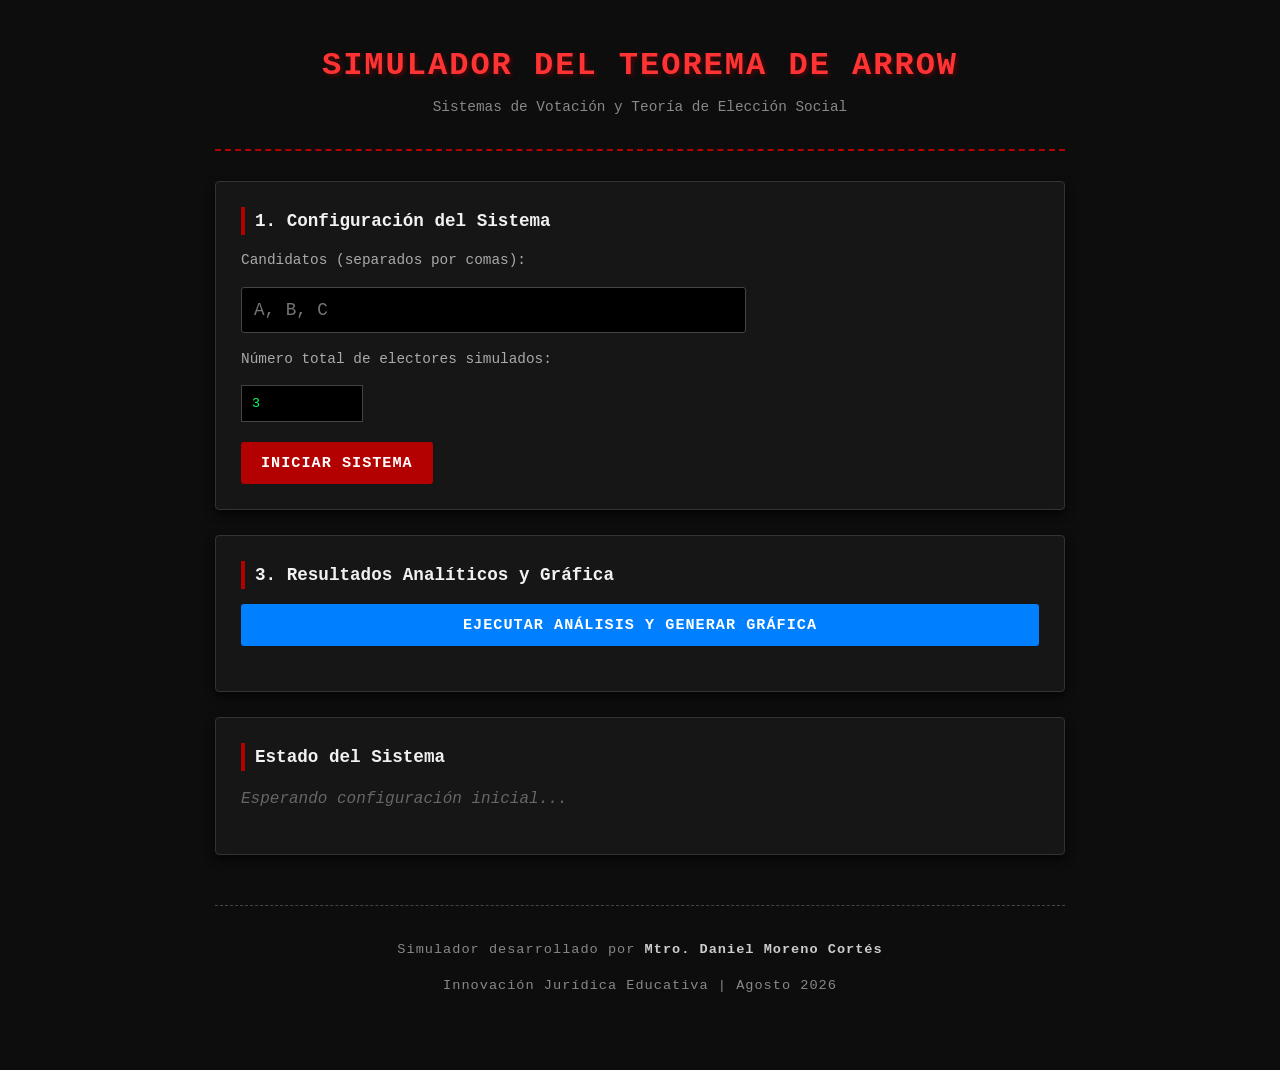
<file: simulador/index.html>
<!DOCTYPE html>
<html lang="es">
<head>
    <meta charset="UTF-8">
    <meta name="viewport" content="width=device-width, initial-scale=1.0">
    <title>Simulador del Teorema de Arrow</title>
    <link rel="stylesheet" href="style.css">
</head>
<body>

    <header>
        <h1>Simulador del Teorema de Arrow</h1>
        <p style="color: #888; font-size: 0.9em; margin-top: 5px;">Sistemas de Votación y Teoría de Elección Social</p>
    </header>

    <main>
        <!-- Sección 1: Configuración de Candidatos y Votantes -->
        <section id="configuracion">
            <h2>1. Configuración del Sistema</h2>
            <p style="font-size: 0.9em; color: #aaa;">Candidatos (separados por comas):</p>
            <input type="text" id="candidatos" placeholder="A, B, C">
            
            <p style="font-size: 0.9em; color: #aaa; margin-top: 15px;">Número total de electores simulados:</p>
            <input type="number" id="num-electores" value="3" min="1" max="100" style="background-color: #000; border: 1px solid #444; color: #00ff66; padding: 10px; width: 100px; font-family: 'Courier New', Courier, monospace;">
            
            <div style="margin-top: 20px;">
                <button onclick="iniciarSimulacion()">Iniciar Sistema</button>
            </div>
        </section>

        <!-- Sección 2: Registro de Preferencias de Electores -->
        <section id="votacion" style="display:none;">
            <h2>2. Registro de Preferencias (<span id="contador-votos-restantes">0</span> pendientes)</h2>
            <p style="font-size: 0.9em; color: #aaa;">Ingresa el orden de preferencia usando el símbolo > (Ej. A > B > C)</p>
            <input type="text" id="preferencia-elector" placeholder="Ej. A > B > C">
            <button onclick="registrarVoto()">Registrar Voto</button>
            <div id="display-votos" style="margin-top: 15px;"></div>
        </section>

        <!-- Sección 3: Resultados Analíticos y Gráfica -->
        <section id="analisis">
            <h2>3. Resultados Analíticos y Gráfica</h2>
            <button onclick="ejecutarAnalisis()" style="background-color: #0080ff; width: 100%; cursor: pointer;">Ejecutar Análisis y Generar Gráfica</button>
            <div id="display-analisis" style="margin-top: 20px;"></div>
        </section>

        <!-- Sección 4: Estado del Sistema -->
        <section id="output">
            <h2>Estado del Sistema</h2>
            <div id="display-resultados">
                <p style="color: #666; font-style: italic;">Esperando configuración inicial...</p>
            </div>
        </section>
    </main>

    <footer>
        <p>Simulador desarrollado por <strong>Mtro. Daniel Moreno Cortés</strong></p>
        <p>Innovación Jurídica Educativa | Agosto 2026</p>
    </footer>

    <script src="main.js"></script>
</body>
</html>
</file>
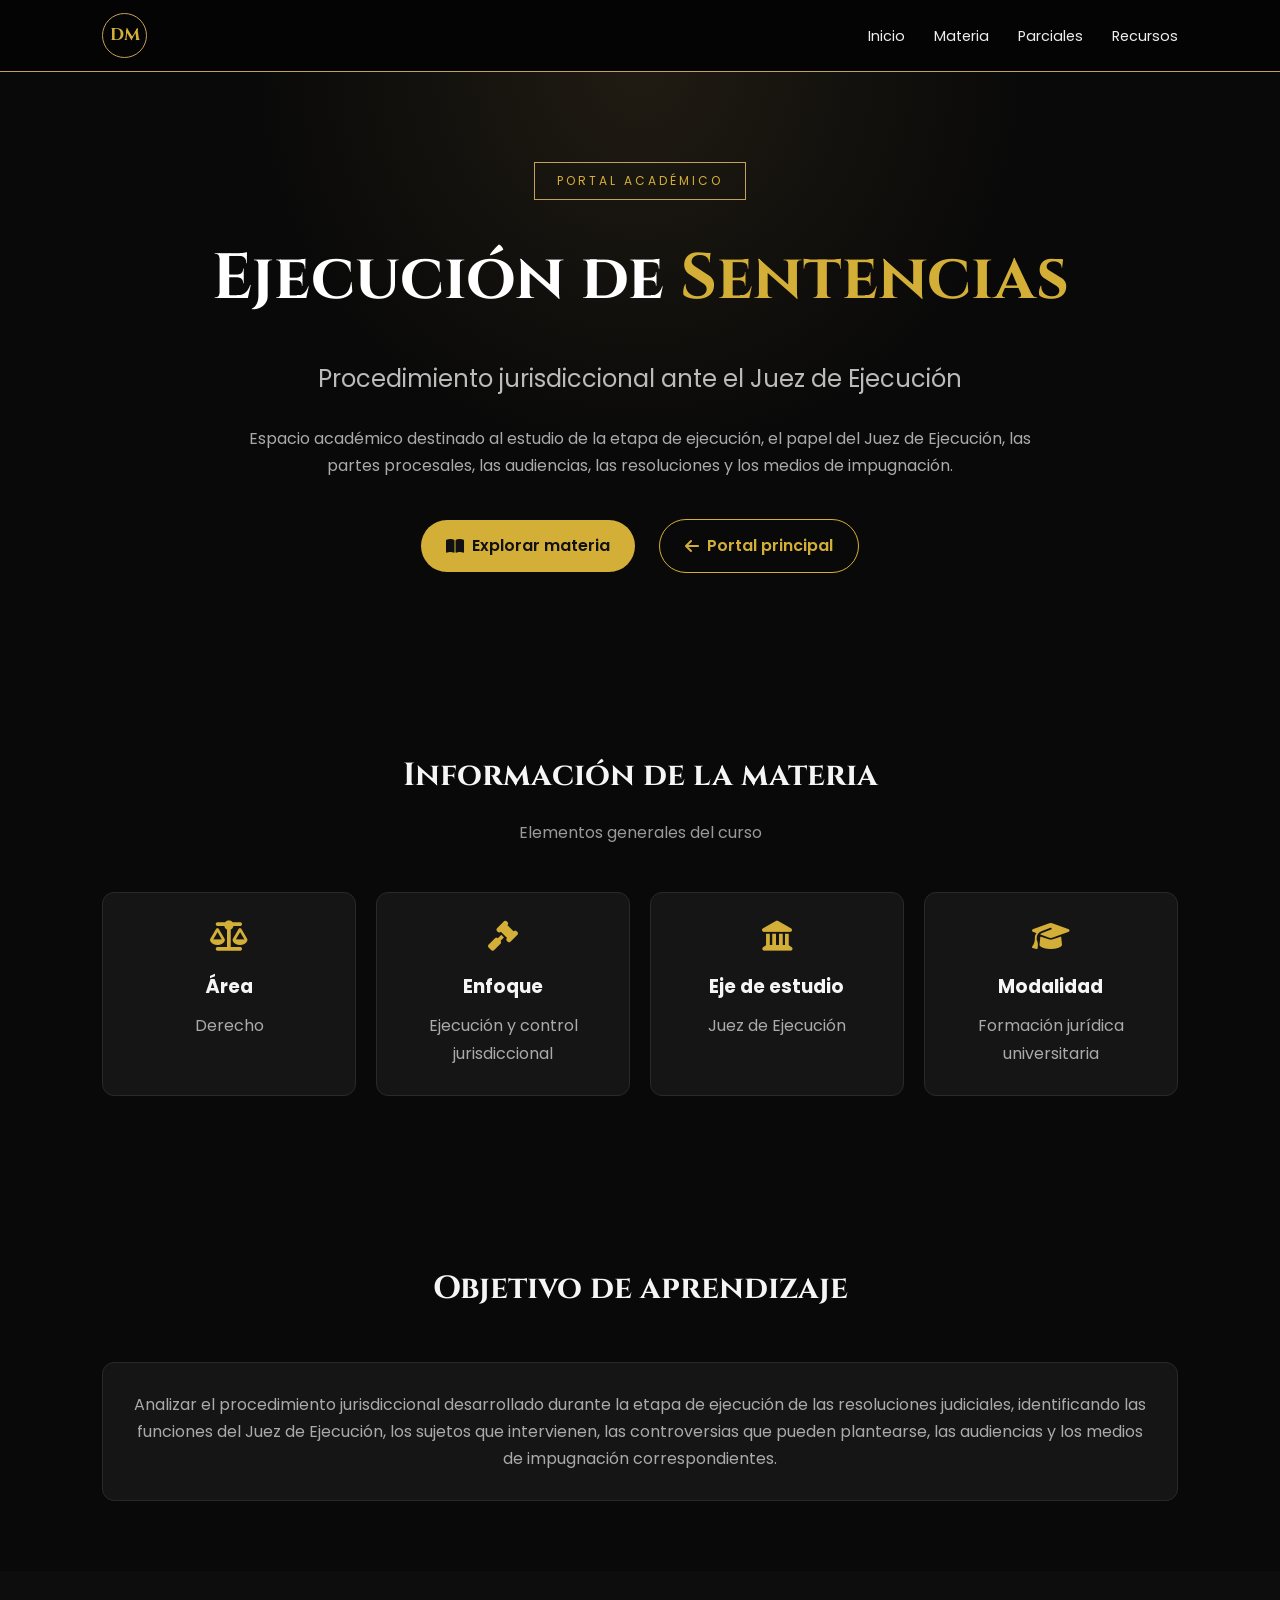
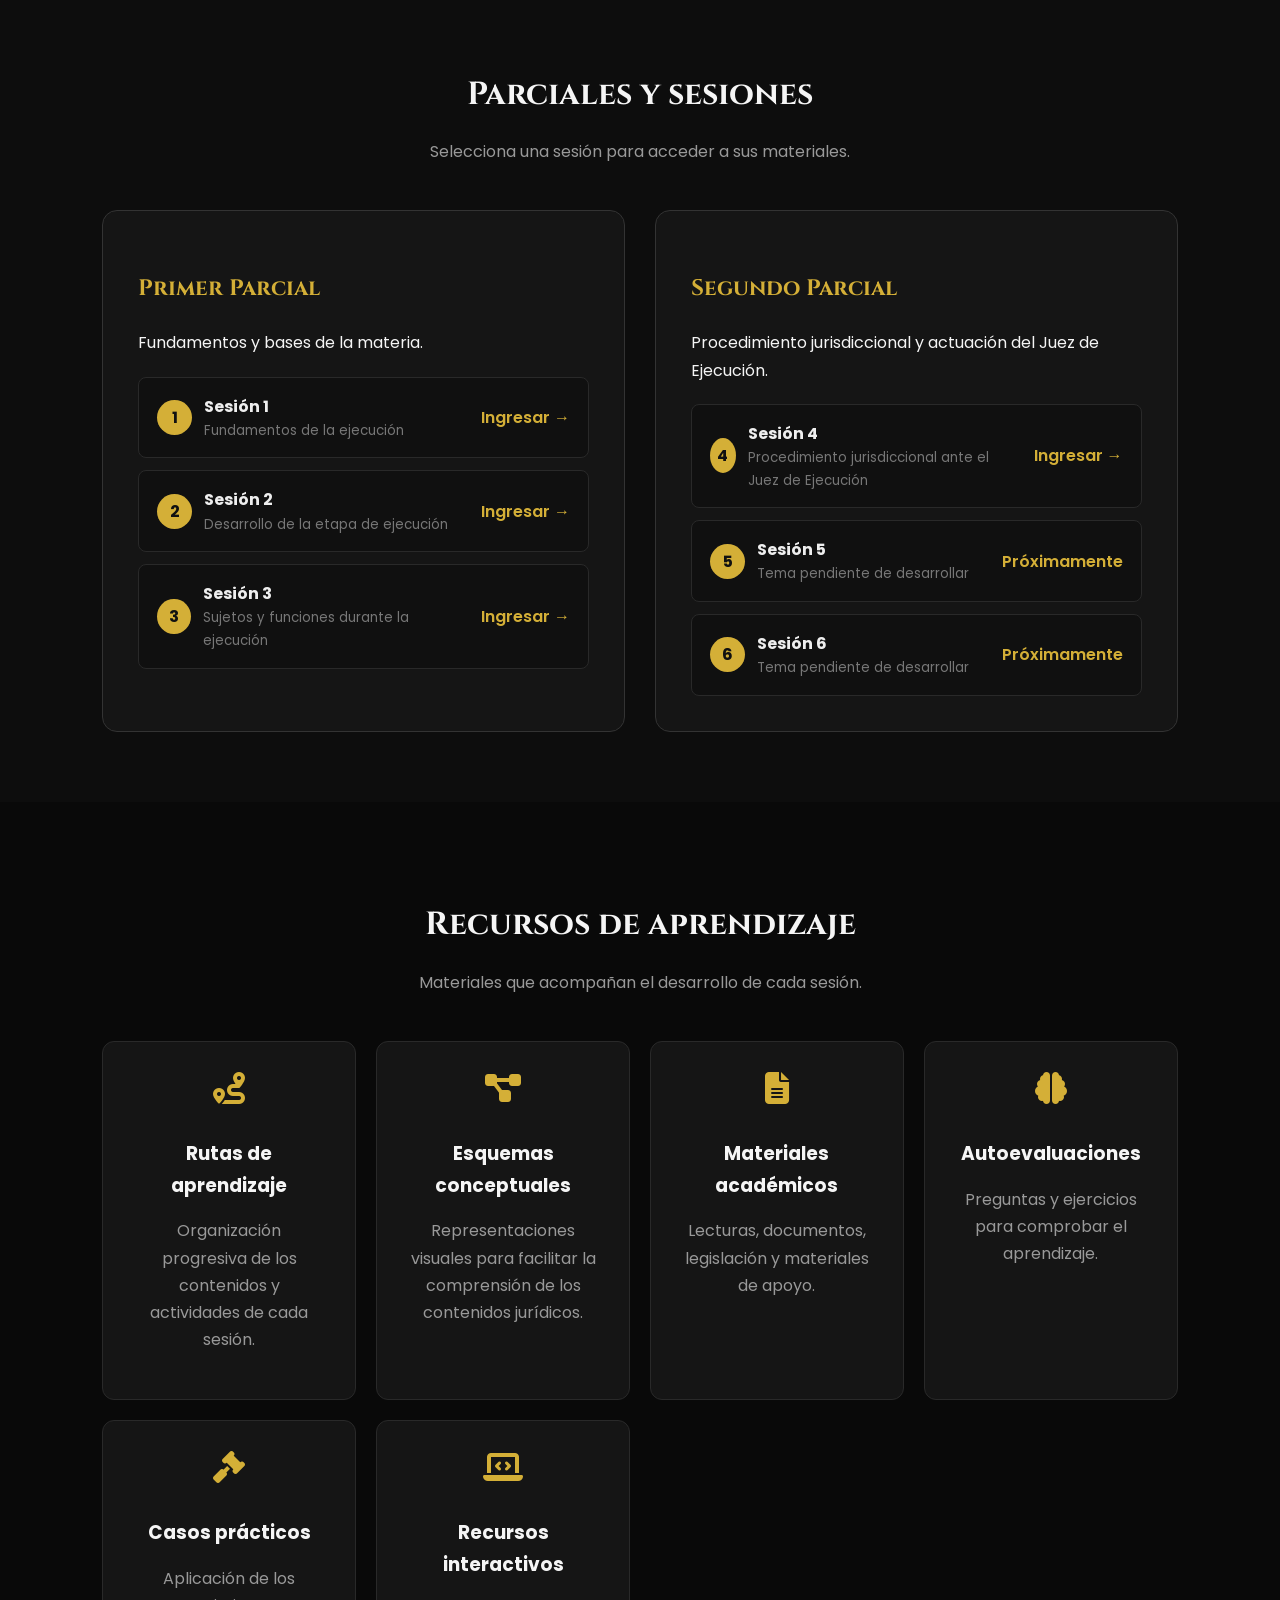
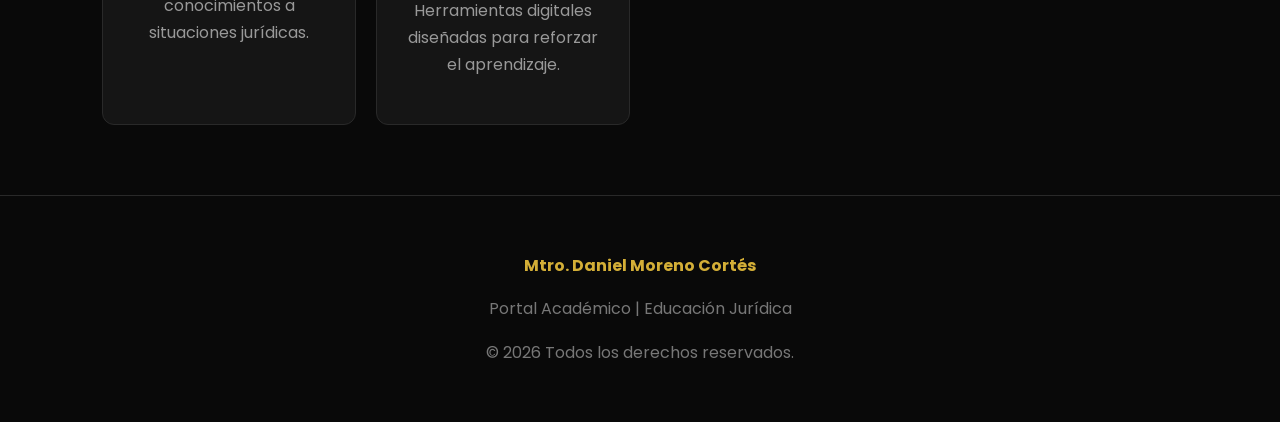
<file: materias/ejecucion-sentencias/index.html>
<!DOCTYPE html>
<html lang="es">

<head>

<meta charset="UTF-8">
<meta name="viewport" content="width=device-width, initial-scale=1.0">

<title>Ejecución de Sentencias | Portal Académico</title>

<link rel="preconnect" href="https://fonts.googleapis.com">
<link rel="preconnect" href="https://fonts.gstatic.com" crossorigin>

<link href="https://fonts.googleapis.com/css2?family=Cinzel:wght@500;600;700&family=Poppins:wght@300;400;500;600;700&display=swap" rel="stylesheet">

<link rel="stylesheet"
href="https://cdnjs.cloudflare.com/ajax/libs/font-awesome/6.5.2/css/all.min.css">


<style>

/* =========================================
   CONFIGURACIÓN GENERAL
   ========================================= */

* {
    box-sizing: border-box;
}

html {
    scroll-behavior: smooth;
}

body {

    margin: 0;

    font-family: 'Poppins', sans-serif;

    background: #090909;

    color: #f5f5f5;

    line-height: 1.7;

}


/* =========================================
   NAVEGACIÓN
   ========================================= */

.navbar {

    position: sticky;

    top: 0;

    z-index: 1000;

    height: 72px;

    display: flex;

    align-items: center;

    justify-content: space-between;

    padding: 0 8%;

    background: rgba(5,5,5,0.96);

    border-bottom: 1px solid #c5a059;

    backdrop-filter: blur(10px);

}


.logo {

    width: 45px;

    height: 45px;

    border: 1px solid #c5a059;

    border-radius: 50%;

    display: flex;

    align-items: center;

    justify-content: center;

    color: #d4af37;

    font-family: 'Cinzel', serif;

    font-weight: 700;

    font-size: 17px;

}


.navbar a {

    color: #eee;

    text-decoration: none;

    margin-left: 25px;

    font-size: 0.9rem;

    transition: 0.3s;

}


.navbar a:hover {

    color: #d4af37;

}


/* =========================================
   PORTADA DE LA MATERIA
   ========================================= */

.hero {

    padding: 90px 8% 70px;

    text-align: center;

    background:

    radial-gradient(
        circle at top,
        rgba(197,160,89,0.12),
        transparent 45%
    ),

    #090909;

}


.etiqueta {

    display: inline-block;

    padding: 8px 22px;

    border: 1px solid #c5a059;

    color: #d4af37;

    letter-spacing: 3px;

    font-size: 0.75rem;

    margin-bottom: 25px;

}


.hero h1 {

    font-family: 'Cinzel', serif;

    font-size: clamp(2.4rem, 5vw, 4.5rem);

    margin: 0;

    color: #fff;

}


.hero h1 span {

    color: #d4af37;

}


.hero h2 {

    font-weight: 400;

    color: #bbb;

    max-width: 850px;

    margin: 25px auto;

}


.hero p {

    max-width: 800px;

    margin: auto;

    color: #aaa;

}


/* =========================================
   BOTONES
   ========================================= */

.btn {

    display: inline-flex;

    align-items: center;

    justify-content: center;

    padding: 12px 25px;

    border-radius: 30px;

    text-decoration: none;

    margin: 10px;

    font-weight: 600;

    transition: 0.3s;

}


.btn-gold {

    background: #d4af37;

    color: #111;

}


.btn-gold:hover {

    transform: translateY(-3px);

    box-shadow: 0 8px 25px rgba(212,175,55,0.25);

}


.btn-outline {

    border: 1px solid #d4af37;

    color: #d4af37;

}


.btn-outline:hover {

    background: #d4af37;

    color: #111;

}


/* =========================================
   CONTENEDOR
   ========================================= */

.container {

    width: 84%;

    max-width: 1200px;

    margin: auto;

}


/* =========================================
   SECCIONES
   ========================================= */

section {

    padding: 70px 0;

}


.section-title {

    text-align: center;

    margin-bottom: 45px;

}


.section-title h2 {

    font-family: 'Cinzel', serif;

    font-size: 2rem;

    margin-bottom: 10px;

}


.section-title p {

    color: #999;

}


/* =========================================
   INFORMACIÓN DE LA MATERIA
   ========================================= */

.info-grid {

    display: grid;

    grid-template-columns:
    repeat(auto-fit, minmax(230px, 1fr));

    gap: 20px;

}


.info-card {

    background: #151515;

    border: 1px solid #292929;

    border-radius: 12px;

    padding: 28px;

    text-align: center;

    transition: 0.3s;

}


.info-card:hover {

    transform: translateY(-5px);

    border-color: #c5a059;

}


.info-card i {

    color: #d4af37;

    font-size: 30px;

    margin-bottom: 15px;

}


.info-card h3 {

    margin: 5px 0 10px;

}


.info-card p {

    color: #aaa;

    margin: 0;

}


/* =========================================
   PARCIALES
   ========================================= */

.parcial {

    background: #0d0d0d;

}


.parcial-grid {

    display: grid;

    grid-template-columns:
    repeat(auto-fit, minmax(300px, 1fr));

    gap: 30px;

}


.parcial-card {

    background: #151515;

    border: 1px solid #333;

    border-radius: 15px;

    padding: 35px;

    position: relative;

}


.parcial-card:hover {

    border-color: #c5a059;

}


.parcial-card h3 {

    font-family: 'Cinzel', serif;

    color: #d4af37;

    font-size: 1.4rem;

}


.parcial-card h4 {

    margin-top: 30px;

    color: #fff;

}


.parcial-card ul {

    padding-left: 20px;

    color: #aaa;

}


.parcial-card li {

    margin-bottom: 10px;

}


.parcial-card li::marker {

    color: #d4af37;

}


/* =========================================
   SESIONES
   ========================================= */

.sesiones {

    display: flex;

    flex-direction: column;

    gap: 12px;

    margin-top: 20px;

}


.sesion {

    display: flex;

    align-items: center;

    justify-content: space-between;

    gap: 15px;

    padding: 15px 18px;

    background: #101010;

    border: 1px solid #292929;

    border-radius: 8px;

}


.sesion:hover {

    border-color: #c5a059;

}


.sesion-info {

    display: flex;

    align-items: center;

    gap: 12px;

}


.numero {

    width: 35px;

    height: 35px;

    border-radius: 50%;

    display: flex;

    align-items: center;

    justify-content: center;

    background: #d4af37;

    color: #111;

    font-weight: 700;

}


.sesion strong {

    color: #eee;

}


.sesion small {

    display: block;

    color: #777;

}


.sesion a {

    text-decoration: none;

    color: #d4af37;

    font-weight: 600;

    white-space: nowrap;

}


/* =========================================
   RECURSOS
   ========================================= */

.recursos-grid {

    display: grid;

    grid-template-columns:
    repeat(auto-fit, minmax(230px, 1fr));

    gap: 20px;

}


.recurso {

    background: #151515;

    border: 1px solid #292929;

    border-radius: 12px;

    padding: 30px;

    text-align: center;

}


.recurso i {

    color: #d4af37;

    font-size: 32px;

    margin-bottom: 15px;

}


.recurso h3 {

    margin-bottom: 10px;

}


.recurso p {

    color: #999;

}


/* =========================================
   PIE DE PÁGINA
   ========================================= */

footer {

    text-align: center;

    padding: 40px 20px;

    border-top: 1px solid #292929;

    color: #777;

}


footer strong {

    color: #d4af37;

}


/* =========================================
   RESPONSIVE
   ========================================= */

@media (max-width: 768px) {

    .navbar {

        padding: 0 5%;

    }

    .navbar nav {

        display: none;

    }

    .hero {

        padding: 70px 5%;

    }

    .container {

        width: 90%;

    }

    .sesion {

        flex-direction: column;

        align-items: flex-start;

    }

}

</style>

</head>


<body>


<!-- =========================================
     NAVEGACIÓN
     ========================================= -->

<header>

<nav class="navbar">

<div class="logo">
DM
</div>


<div>

<a href="../../index.html">
Inicio
</a>

<a href="#materia">
Materia
</a>

<a href="#parciales">
Parciales
</a>

<a href="#recursos">
Recursos
</a>

</div>

</nav>

</header>



<!-- =========================================
     PORTADA
     ========================================= -->

<section class="hero" id="materia">

<div class="etiqueta">
PORTAL ACADÉMICO
</div>


<h1>

Ejecución de
<span>Sentencias</span>

</h1>


<h2>
Procedimiento jurisdiccional ante el Juez de Ejecución
</h2>


<p>

Espacio académico destinado al estudio de la etapa de ejecución,
el papel del Juez de Ejecución, las partes procesales,
las audiencias, las resoluciones y los medios de impugnación.

</p>


<div style="margin-top:30px;">

<a href="#parciales" class="btn btn-gold">
<i class="fa-solid fa-book-open"></i>
&nbsp; Explorar materia
</a>


<a href="../../index.html" class="btn btn-outline">
<i class="fa-solid fa-arrow-left"></i>
&nbsp; Portal principal
</a>

</div>

</section>



<!-- =========================================
     INFORMACIÓN
     ========================================= -->

<section>

<div class="container">

<div class="section-title">

<h2>
Información de la materia
</h2>

<p>
Elementos generales del curso
</p>

</div>


<div class="info-grid">


<div class="info-card">

<i class="fa-solid fa-scale-balanced"></i>

<h3>
Área
</h3>

<p>
Derecho
</p>

</div>


<div class="info-card">

<i class="fa-solid fa-gavel"></i>

<h3>
Enfoque
</h3>

<p>
Ejecución y control jurisdiccional
</p>

</div>


<div class="info-card">

<i class="fa-solid fa-landmark"></i>

<h3>
Eje de estudio
</h3>

<p>
Juez de Ejecución
</p>

</div>


<div class="info-card">

<i class="fa-solid fa-graduation-cap"></i>

<h3>
Modalidad
</h3>

<p>
Formación jurídica universitaria
</p>

</div>


</div>

</div>

</section>



<!-- =========================================
     OBJETIVO
     ========================================= -->

<section>

<div class="container">

<div class="section-title">

<h2>
Objetivo de aprendizaje
</h2>

</div>


<div class="info-card">

<p>

Analizar el procedimiento jurisdiccional desarrollado durante
la etapa de ejecución de las resoluciones judiciales, identificando
las funciones del Juez de Ejecución, los sujetos que intervienen,
las controversias que pueden plantearse, las audiencias y los
medios de impugnación correspondientes.

</p>

</div>

</div>

</section>



<!-- =========================================
     PARCIALES
     ========================================= -->

<section class="parcial" id="parciales">

<div class="container">

<div class="section-title">

<h2>
Parciales y sesiones
</h2>

<p>
Selecciona una sesión para acceder a sus materiales.
</p>

</div>


<div class="parcial-grid">


<!-- =====================================
     PRIMER PARCIAL
     ===================================== -->

<div class="parcial-card">

<h3>
Primer Parcial
</h3>


<p>
Fundamentos y bases de la materia.
</p>


<div class="sesiones">


<div class="sesion">

<div class="sesion-info">

<div class="numero">
1
</div>

<div>

<strong>
Sesión 1
</strong>

<small>
Fundamentos de la ejecución
</small>

</div>

</div>


<a href="primer-parcial/sesion-1.html">
Ingresar →
</a>

</div>



<div class="sesion">

<div class="sesion-info">

<div class="numero">
2
</div>

<div>

<strong>
Sesión 2
</strong>

<small>
Desarrollo de la etapa de ejecución
</small>

</div>

</div>


<a href="primer-parcial/sesion-2.html">
Ingresar →
</a>

</div>



<div class="sesion">

<div class="sesion-info">

<div class="numero">
3
</div>

<div>

<strong>
Sesión 3
</strong>

<small>
Sujetos y funciones durante la ejecución
</small>

</div>

</div>


<a href="primer-parcial/sesion-3.html">
Ingresar →
</a>

</div>


</div>

</div>



<!-- =====================================
     SEGUNDO PARCIAL
     ===================================== -->

<div class="parcial-card">

<h3>
Segundo Parcial
</h3>


<p>
Procedimiento jurisdiccional y actuación del Juez de Ejecución.
</p>


<div class="sesiones">


<div class="sesion">

<div class="sesion-info">

<div class="numero">
4
</div>

<div>

<strong>
Sesión 4
</strong>

<small>
Procedimiento jurisdiccional ante el Juez de Ejecución
</small>

</div>

</div>


<a href="segundo-parcial/sesion-4.html">
Ingresar →
</a>

</div>



<div class="sesion">

<div class="sesion-info">

<div class="numero">
5
</div>

<div>

<strong>
Sesión 5
</strong>

<small>
Tema pendiente de desarrollar
</small>

</div>

</div>


<a href="segundo-parcial/sesion-5.html">
Próximamente
</a>

</div>



<div class="sesion">

<div class="sesion-info">

<div class="numero">
6
</div>

<div>

<strong>
Sesión 6
</strong>

<small>
Tema pendiente de desarrollar
</small>

</div>

</div>


<a href="segundo-parcial/sesion-6.html">
Próximamente
</a>

</div>


</div>

</div>


</div>

</div>

</section>



<!-- =========================================
     RECURSOS
     ========================================= -->

<section id="recursos">

<div class="container">

<div class="section-title">

<h2>
Recursos de aprendizaje
</h2>

<p>
Materiales que acompañan el desarrollo de cada sesión.
</p>

</div>


<div class="recursos-grid">


<div class="recurso">

<i class="fa-solid fa-route"></i>

<h3>
Rutas de aprendizaje
</h3>

<p>

Organización progresiva de los contenidos
y actividades de cada sesión.

</p>

</div>



<div class="recurso">

<i class="fa-solid fa-diagram-project"></i>

<h3>
Esquemas conceptuales
</h3>

<p>

Representaciones visuales para facilitar
la comprensión de los contenidos jurídicos.

</p>

</div>



<div class="recurso">

<i class="fa-solid fa-file-lines"></i>

<h3>
Materiales académicos
</h3>

<p>

Lecturas, documentos, legislación
y materiales de apoyo.

</p>

</div>



<div class="recurso">

<i class="fa-solid fa-brain"></i>

<h3>
Autoevaluaciones
</h3>

<p>

Preguntas y ejercicios para comprobar
el aprendizaje.

</p>

</div>



<div class="recurso">

<i class="fa-solid fa-gavel"></i>

<h3>
Casos prácticos
</h3>

<p>

Aplicación de los conocimientos
a situaciones jurídicas.

</p>

</div>



<div class="recurso">

<i class="fa-solid fa-laptop-code"></i>

<h3>
Recursos interactivos
</h3>

<p>

Herramientas digitales diseñadas
para reforzar el aprendizaje.

</p>

</div>


</div>

</div>

</section>



<!-- =========================================
     FOOTER
     ========================================= -->

<footer>

<p>

<strong>
Mtro. Daniel Moreno Cortés
</strong>

</p>


<p>
Portal Académico | Educación Jurídica
</p>


<p>
© 2026 Todos los derechos reservados.
</p>

</footer>


</body>

</html>
</file>
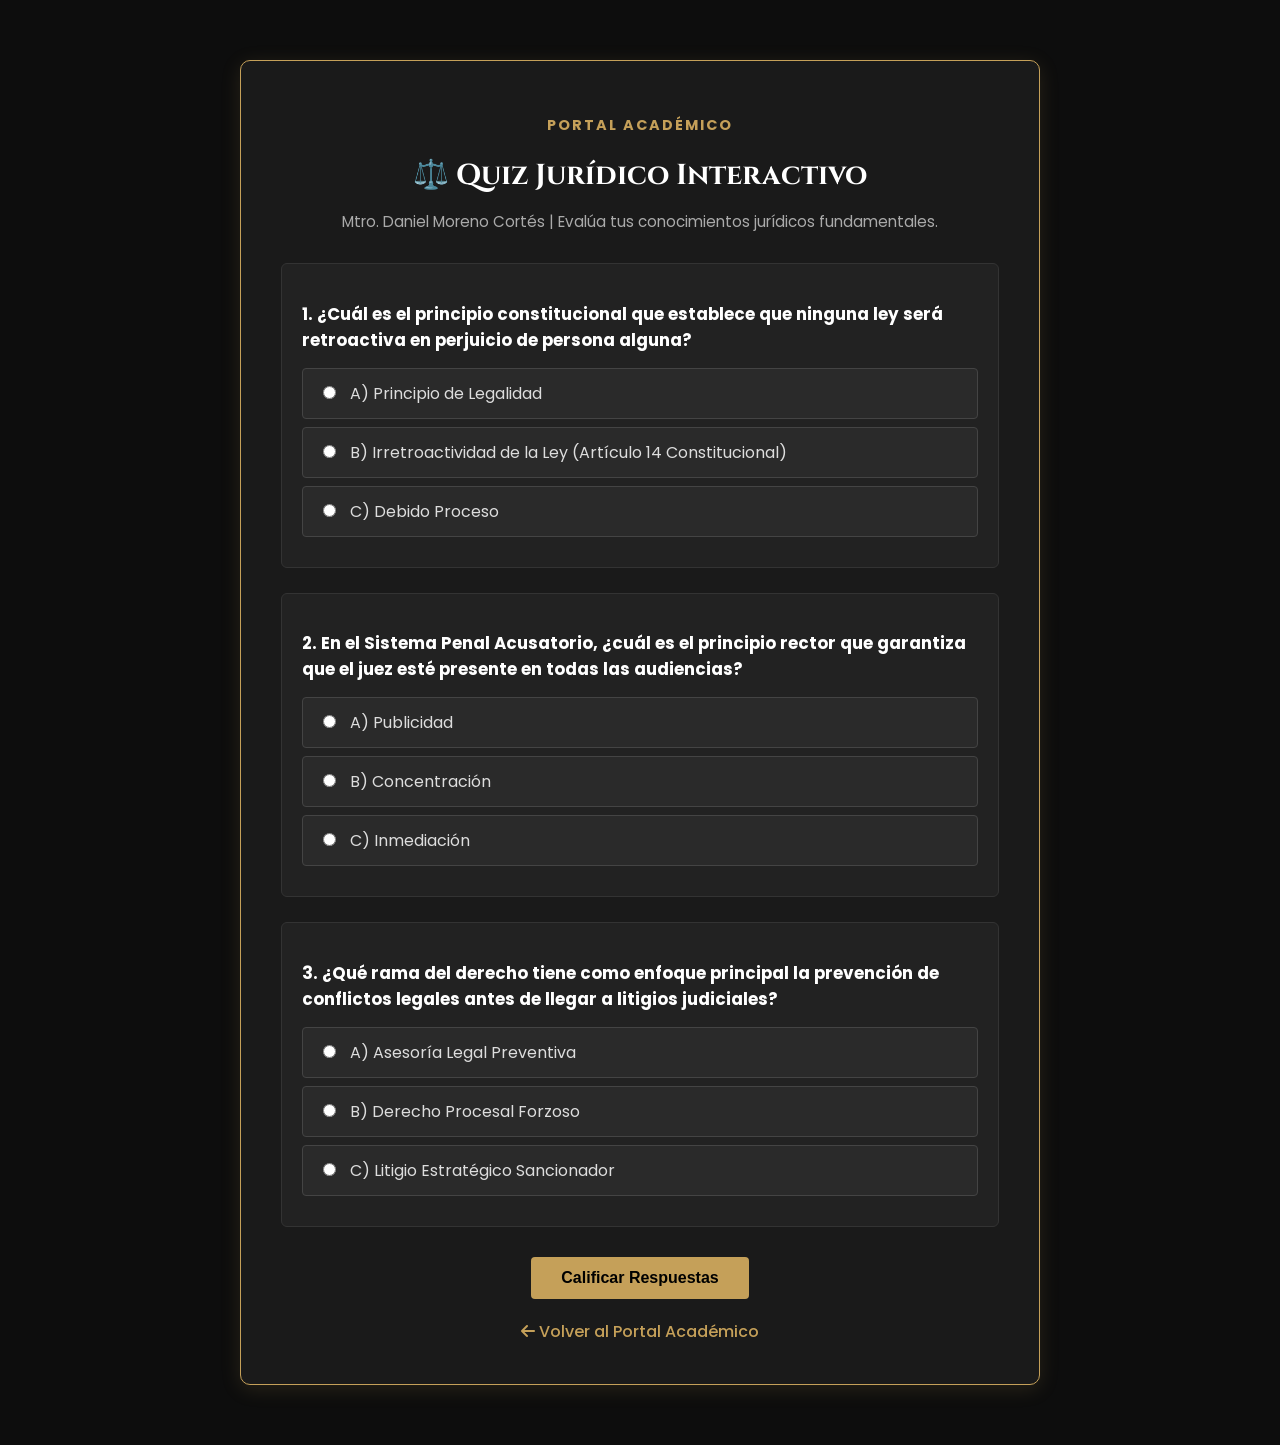
<file: quiz.html>
<!DOCTYPE html>
<html lang="es">
<head>
<meta charset="UTF-8">
<meta name="viewport" content="width=device-width, initial-scale=1.0">
<title>Quiz Jurídico | Mtro. Daniel Moreno Cortés</title>

<!-- Fuentes e Iconos -->
<link rel="preconnect" href="https://fonts.googleapis.com">
<link rel="preconnect" href="https://fonts.gstatic.com" crossorigin>
<link href="https://fonts.googleapis.com/css2?family=Cinzel:wght@500;700&family=Poppins:wght@300;400;500;600;700&display=swap" rel="stylesheet">
<link rel="stylesheet" href="https://cdnjs.cloudflare.com/ajax/libs/font-awesome/6.5.2/css/all.min.css"/>

<!-- Estilos integrados para garantizar compatibilidad total -->
<style>
  * {
    box-sizing: border-box;
  }
  body {
    font-family: 'Poppins', sans-serif;
    background-color: #0d0d0d;
    color: #f4f4f4;
    margin: 0;
    padding: 20px;
  }
  .quiz-container {
    max-width: 800px;
    margin: 40px auto;
    background: #1a1a1a;
    padding: 40px;
    border-radius: 10px;
    border: 1px solid #c5a059;
    box-shadow: 0 4px 20px rgba(197, 160, 89, 0.15);
  }
  .quiz-header {
    text-align: center;
    margin-bottom: 30px;
  }
  .quiz-header h3 {
    color: #c5a059;
    font-size: 0.9rem;
    letter-spacing: 2px;
    margin-bottom: 5px;
  }
  .quiz-header h1 {
    font-family: 'Cinzel', serif;
    color: #ffffff;
    font-size: 1.8rem;
    margin-bottom: 10px;
  }
  .quiz-header p {
    color: #aaa;
    font-size: 0.95rem;
  }
  .pregunta-card {
    margin-bottom: 25px;
    padding: 20px;
    border: 1px solid #333;
    border-radius: 6px;
    background: #222;
  }
  .pregunta-card h3 {
    font-size: 1.05rem;
    margin-bottom: 15px;
    color: #fff;
  }
  .opciones label {
    display: block;
    padding: 12px 15px;
    margin-bottom: 8px;
    background: #2a2a2a;
    border: 1px solid #444;
    border-radius: 4px;
    cursor: pointer;
    transition: all 0.2s;
    color: #ddd;
  }
  .opciones label:hover {
    background: #333;
    border-color: #c5a059;
  }
  .opciones input {
    margin-right: 10px;
  }
  .retroalimentacion {
    margin-top: 10px;
    font-size: 0.9rem;
    font-weight: 500;
  }
  .correcta {
    color: #2ecc71;
  }
  .incorrecta {
    color: #e74c3c;
  }
  .quiz-footer {
    text-align: center;
    margin-top: 30px;
  }
  .btn-calificar {
    background-color: #c5a059;
    color: #000;
    font-weight: 600;
    border: none;
    cursor: pointer;
    padding: 12px 30px;
    font-size: 1rem;
    border-radius: 4px;
    transition: background 0.2s;
  }
  .btn-calificar:hover {
    background-color: #d4af37;
  }
  .btn-volver {
    display: inline-block;
    margin-top: 20px;
    color: #c5a059;
    text-decoration: none;
    font-weight: 500;
  }
  .btn-volver:hover {
    text-decoration: underline;
  }
</style>
</head>

<body>

  <div class="quiz-container">
    <div class="quiz-header">
      <h3>PORTAL ACADÉMICO</h3>
      <h1>⚖️ Quiz Jurídico Interactivo</h1>
      <p>Mtro. Daniel Moreno Cortés | Evalúa tus conocimientos jurídicos fundamentales.</p>
    </div>

    <form id="formQuiz">
      
      <!-- Pregunta 1 -->
      <div class="pregunta-card">
        <h3>1. ¿Cuál es el principio constitucional que establece que ninguna ley será retroactiva en perjuicio de persona alguna?</h3>
        <div class="opciones">
          <label><input type="radio" name="p1" value="a"> A) Principio de Legalidad</label>
          <label><input type="radio" name="p1" value="b" data-correcta="true"> B) Irretroactividad de la Ley (Artículo 14 Constitucional)</label>
          <label><input type="radio" name="p1" value="c"> C) Debido Proceso</label>
        </div>
        <div class="retroalimentacion" id="retro-p1"></div>
      </div>

      <!-- Pregunta 2 -->
      <div class="pregunta-card">
        <h3>2. En el Sistema Penal Acusatorio, ¿cuál es el principio rector que garantiza que el juez esté presente en todas las audiencias?</h3>
        <div class="opciones">
          <label><input type="radio" name="p2" value="a"> A) Publicidad</label>
          <label><input type="radio" name="p2" value="b"> B) Concentración</label>
          <label><input type="radio" name="p2" value="c" data-correcta="true"> C) Inmediación</label>
        </div>
        <div class="retroalimentacion" id="retro-p2"></div>
      </div>

      <!-- Pregunta 3 -->
      <div class="pregunta-card">
        <h3>3. ¿Qué rama del derecho tiene como enfoque principal la prevención de conflictos legales antes de llegar a litigios judiciales?</h3>
        <div class="opciones">
          <label><input type="radio" name="p3" value="a" data-correcta="true"> A) Asesoría Legal Preventiva</label>
          <label><input type="radio" name="p3" value="b"> B) Derecho Procesal Forzoso</label>
          <label><input type="radio" name="p3" value="c"> C) Litigio Estratégico Sancionador</label>
        </div>
        <div class="retroalimentacion" id="retro-p3"></div>
      </div>

      <div class="quiz-footer">
        <button type="button" class="btn-calificar" onclick="evaluarQuiz()">Calificar Respuestas</button>
        <br>
        <a href="index.html" class="btn-volver"><i class="fa-solid fa-arrow-left"></i> Volver al Portal Académico</a>
      </div>

    </form>
  </div>

  <script>
    function evaluarQuiz() {
      // Validar Pregunta 1
      const p1Respuesta = document.querySelector('input[name="p1"]:checked');
      const retro1 = document.getElementById('retro-p1');
      if (!p1Respuesta) {
        retro1.textContent = "Por favor selecciona una opción.";
        retro1.className = "retroalimentacion incorrecta";
      } else if (p1Respuesta.dataset.correcta) {
        retro1.textContent = "¡Correcto! El artículo 14 constitucional protege la irretroactividad en perjuicio.";
        retro1.className = "retroalimentacion correcta";
      } else {
        retro1.textContent = "Incorrecto. La respuesta correcta es la opción B.";
        retro1.className = "retroalimentacion incorrecta";
      }

      // Validar Pregunta 2
      const p2Respuesta = document.querySelector('input[name="p2"]:checked');
      const retro2 = document.getElementById('retro-p2');
      if (!p2Respuesta) {
        retro2.textContent = "Por favor selecciona una opción.";
        retro2.className = "retroalimentacion incorrecta";
      } else if (p2Respuesta.dataset.correcta) {
        retro2.textContent = "¡Correcto! La inmediación asegura la presencia directa del juez.";
        retro2.className = "retroalimentacion correcta";
      } else {
        retro2.textContent = "Incorrecto. La respuesta correcta es la opción C.";
        retro2.className = "retroalimentacion incorrecta";
      }

      // Validar Pregunta 3
      const p3Respuesta = document.querySelector('input[name="p3"]:checked');
      const retro3 = document.getElementById('retro-p3');
      if (!p3Respuesta) {
        retro3.textContent = "Por favor selecciona una opción.";
        retro3.className = "retroalimentacion incorrecta";
      } else if (p3Respuesta.dataset.correcta) {
        retro3.textContent = "¡Correcto! La asesoría preventiva anticipa y mitiga riesgos legales.";
        retro3.className = "retroalimentacion correcta";
      } else {
        retro3.textContent = "Incorrecto. La respuesta correcta es la opción A.";
        retro3.className = "retroalimentacion incorrecta";
      }
    }
  </script>

</body>
</html>
</file>
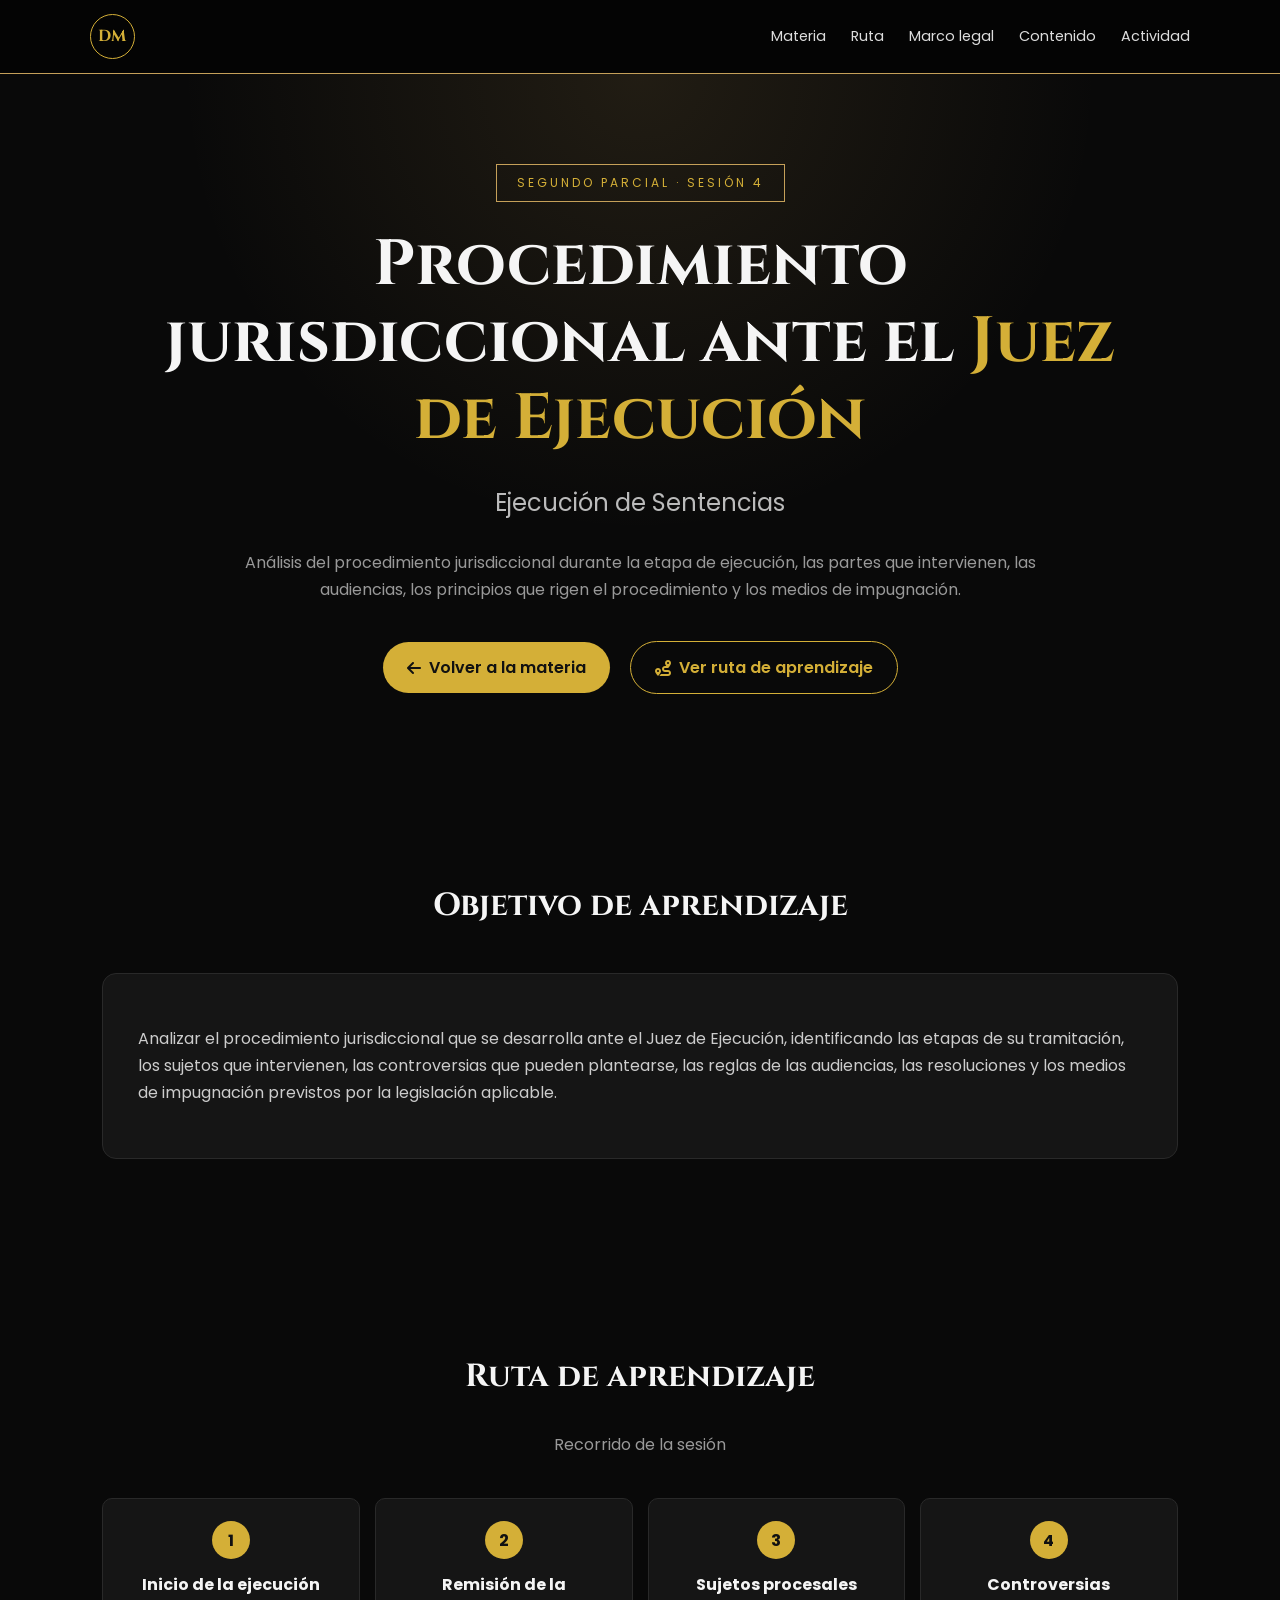
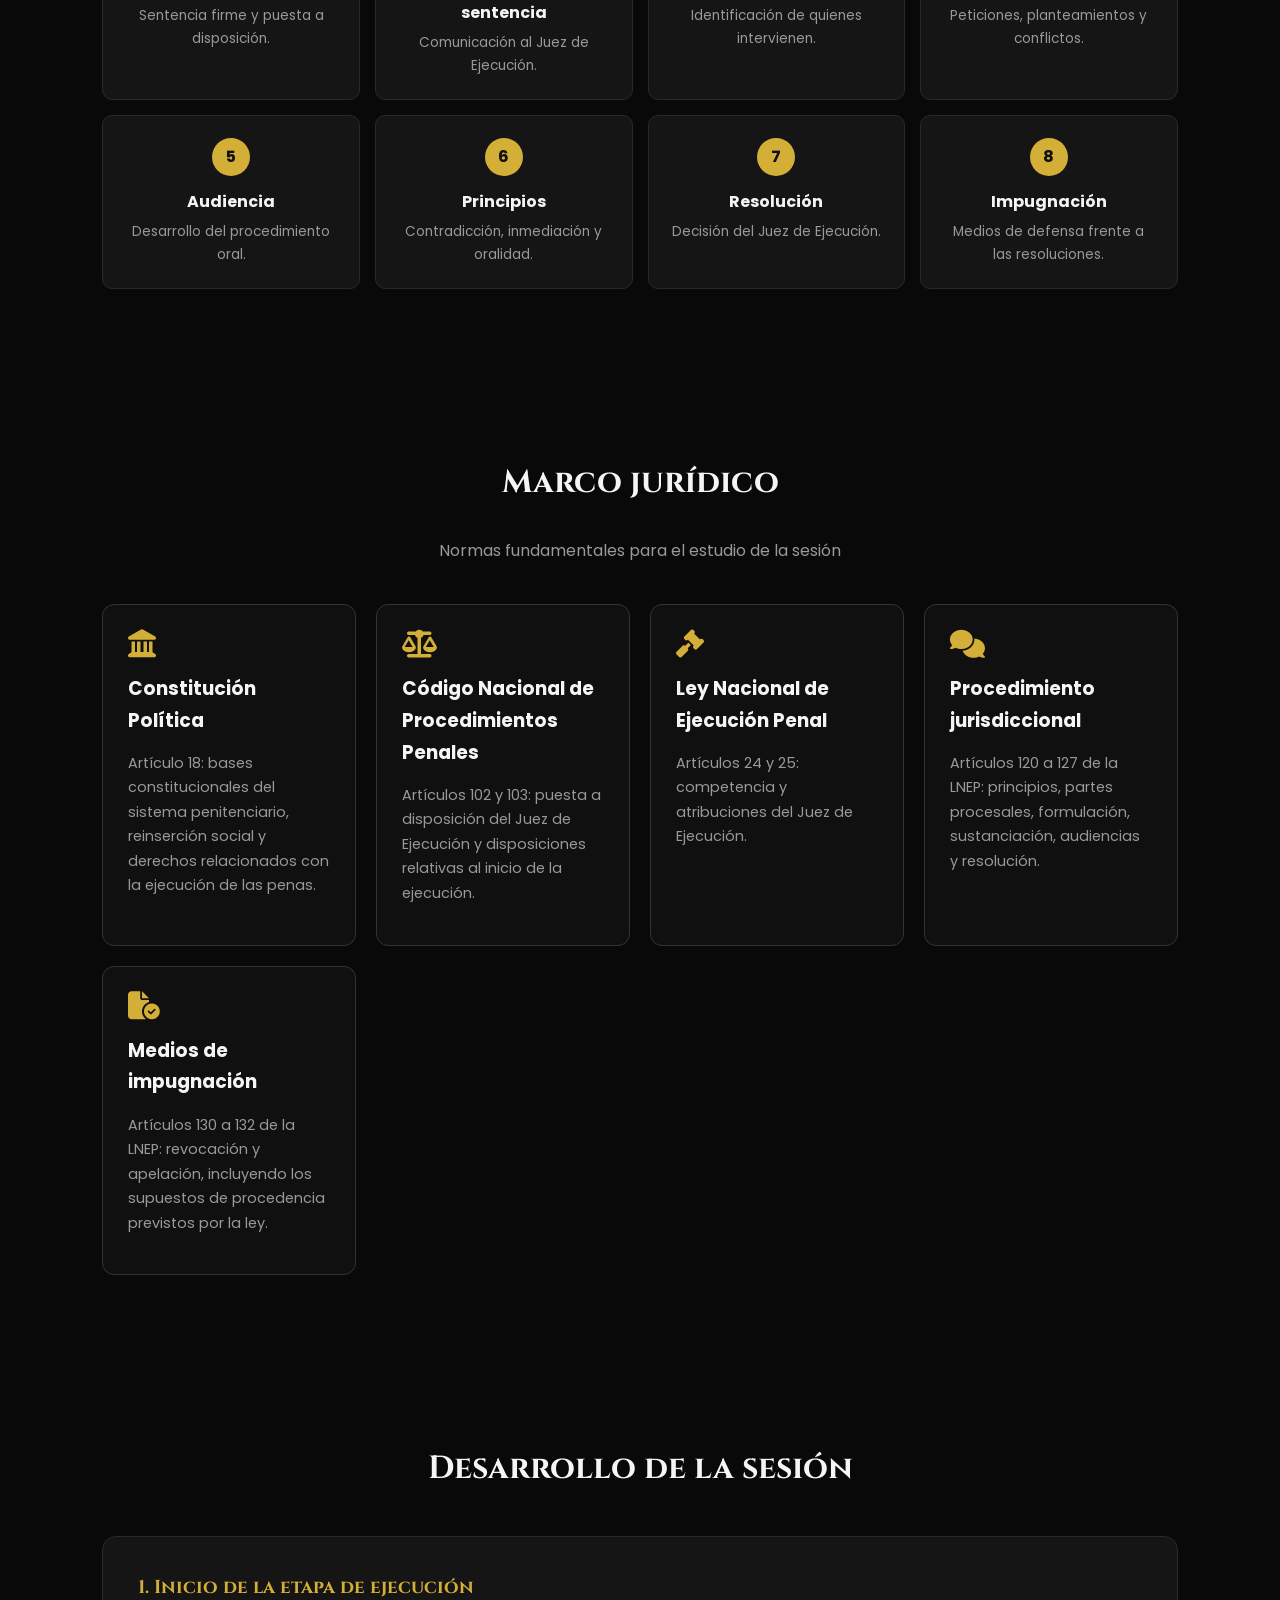
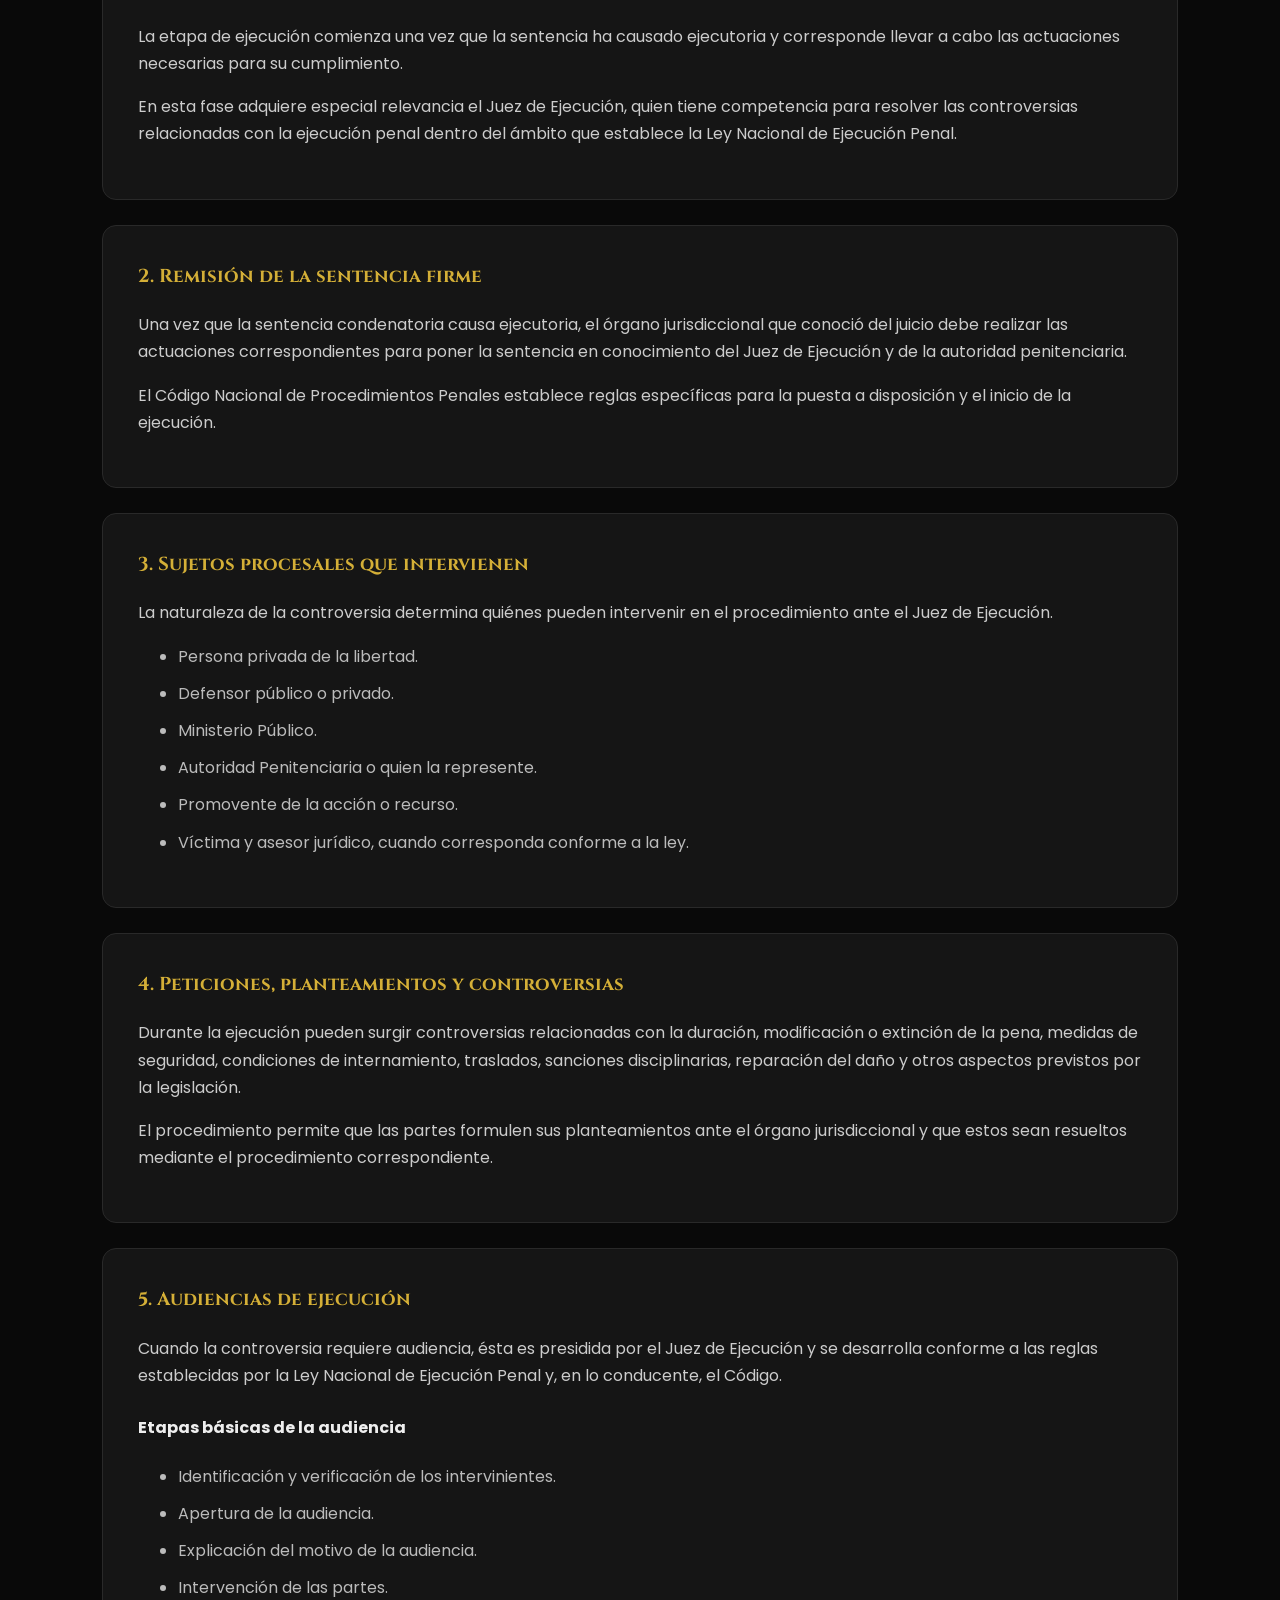
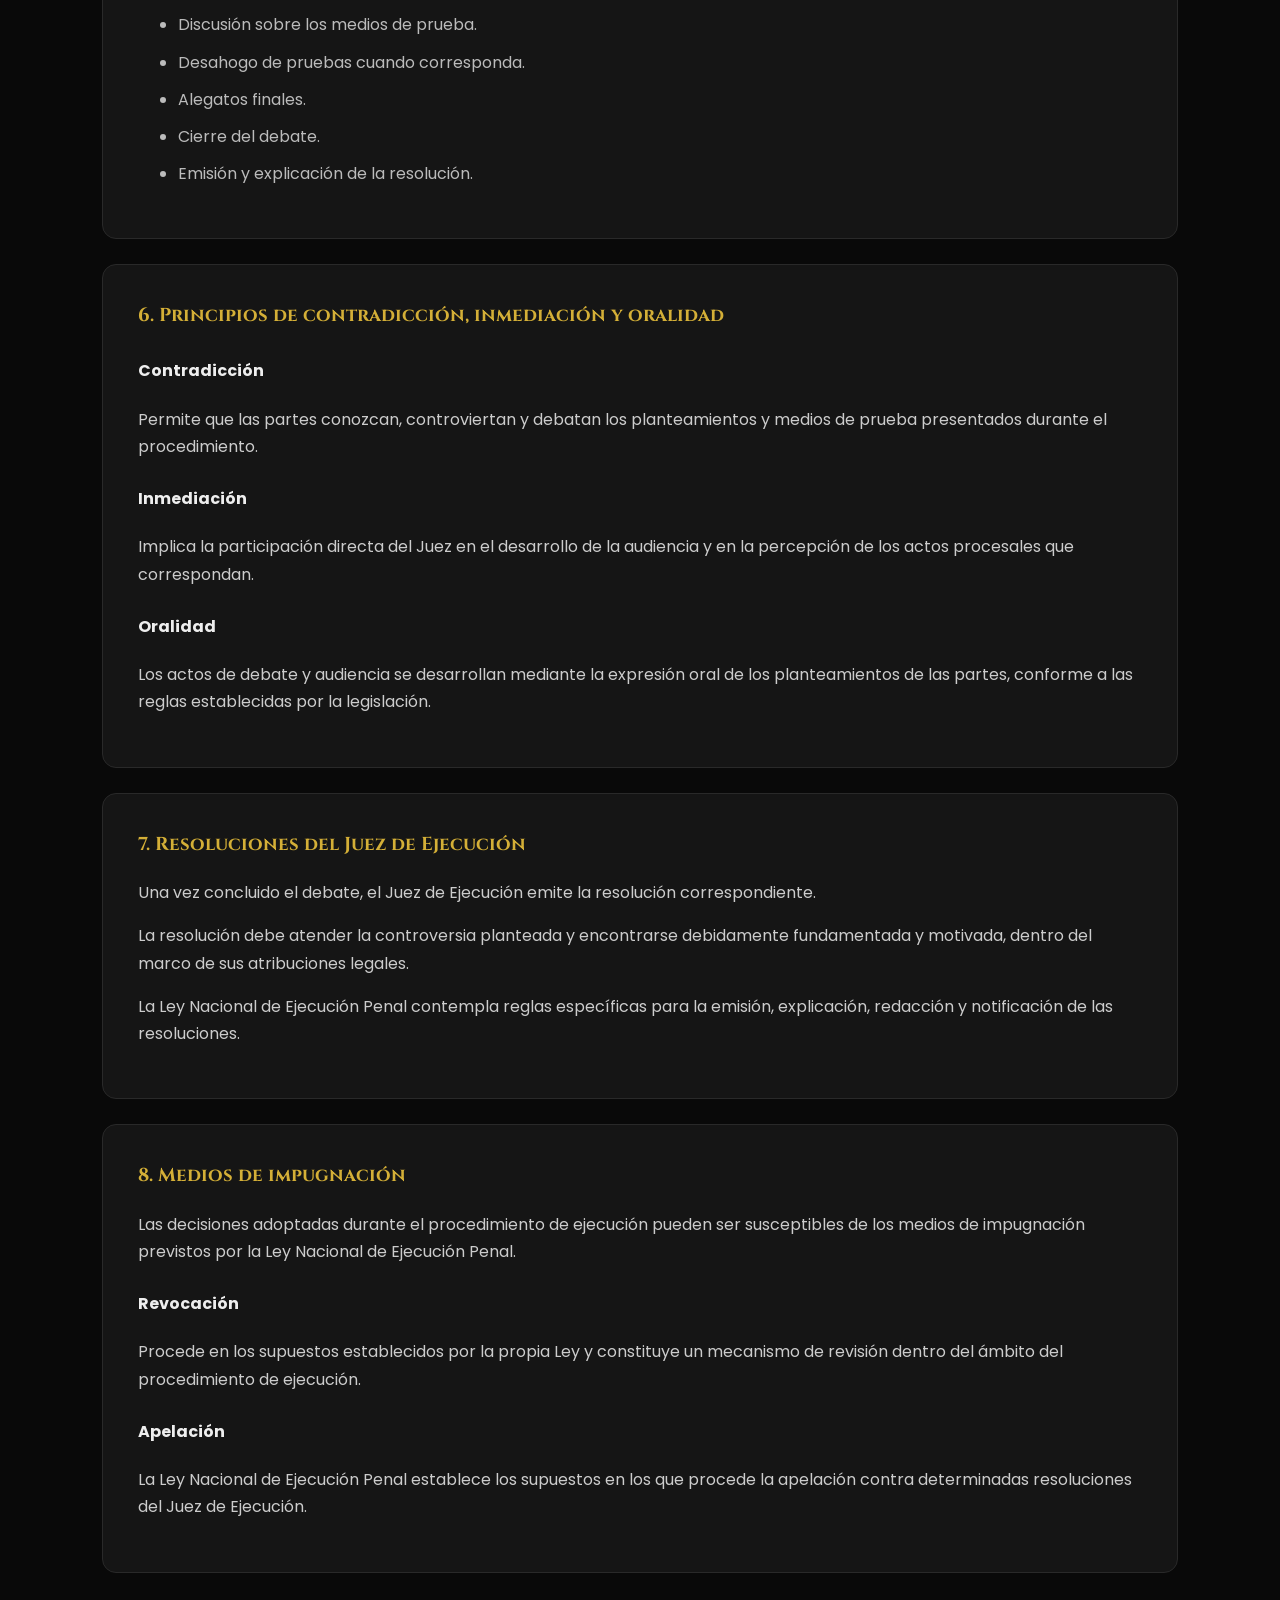
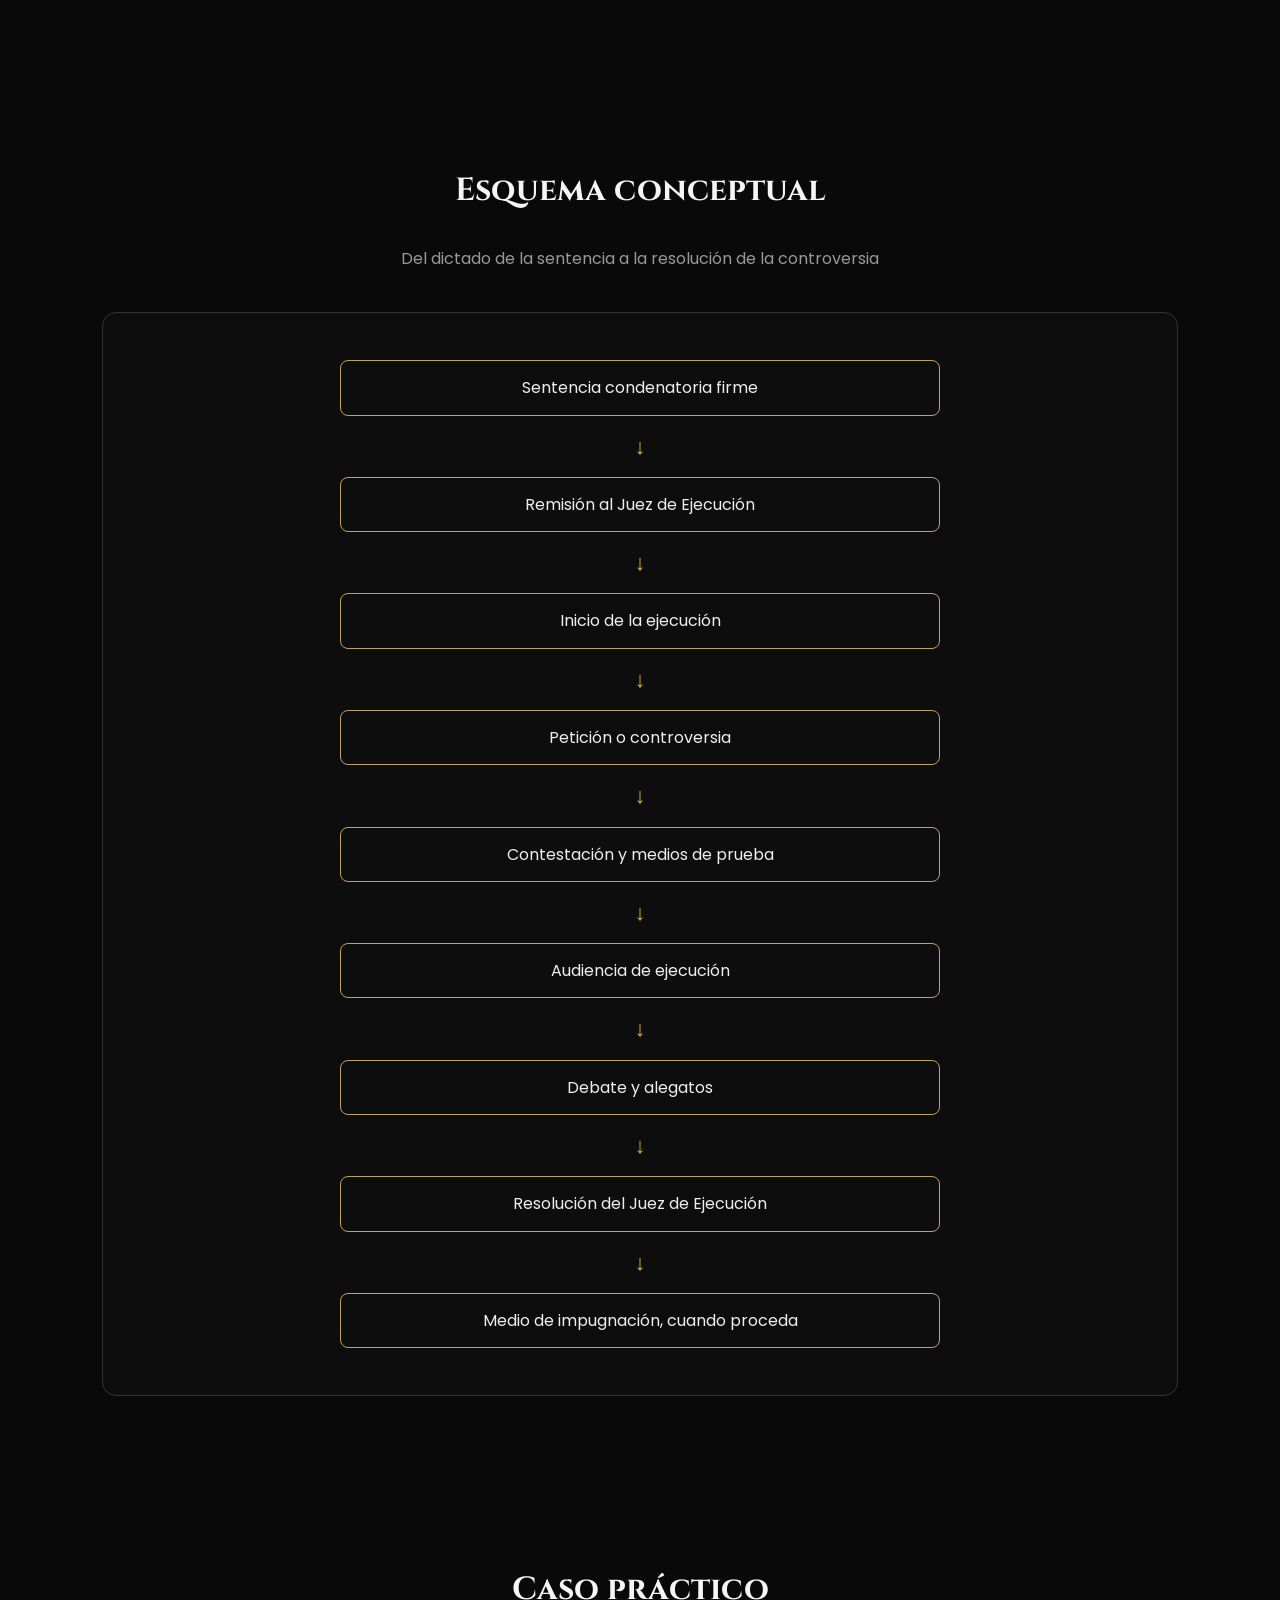
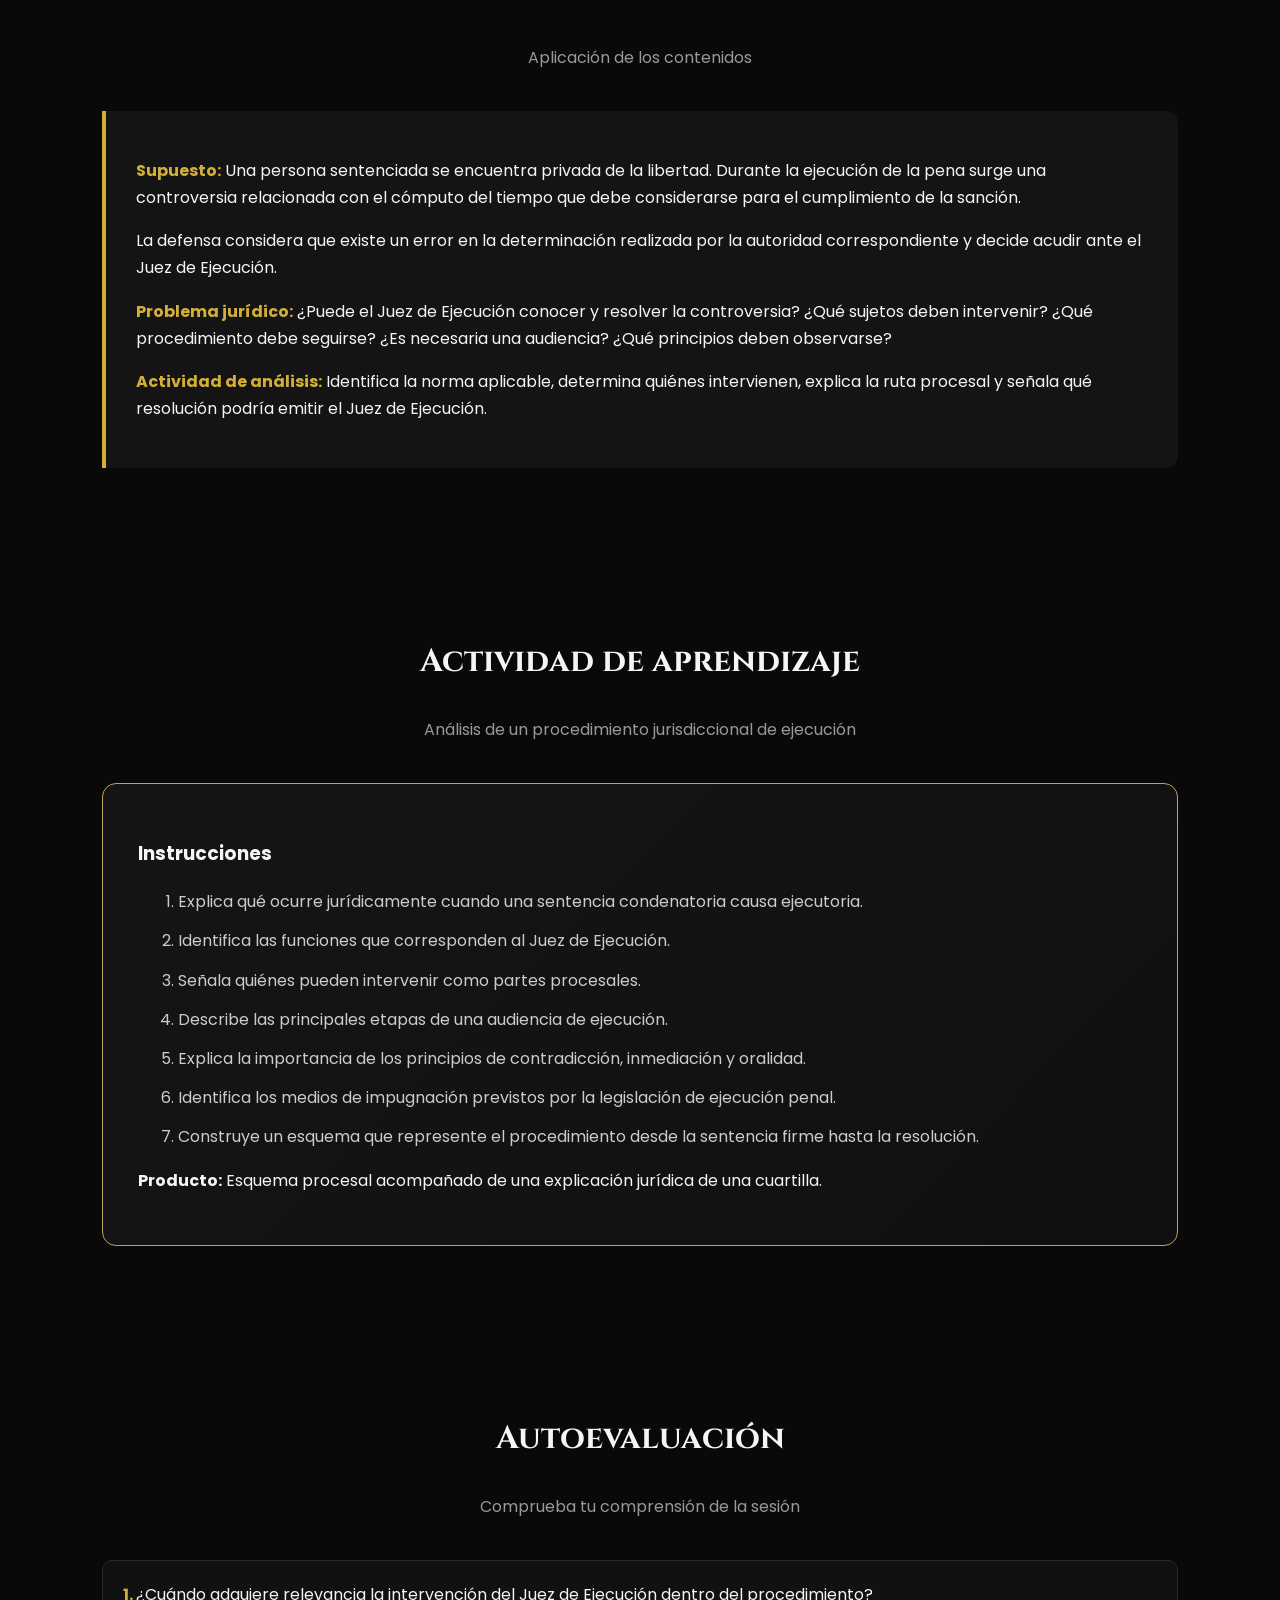
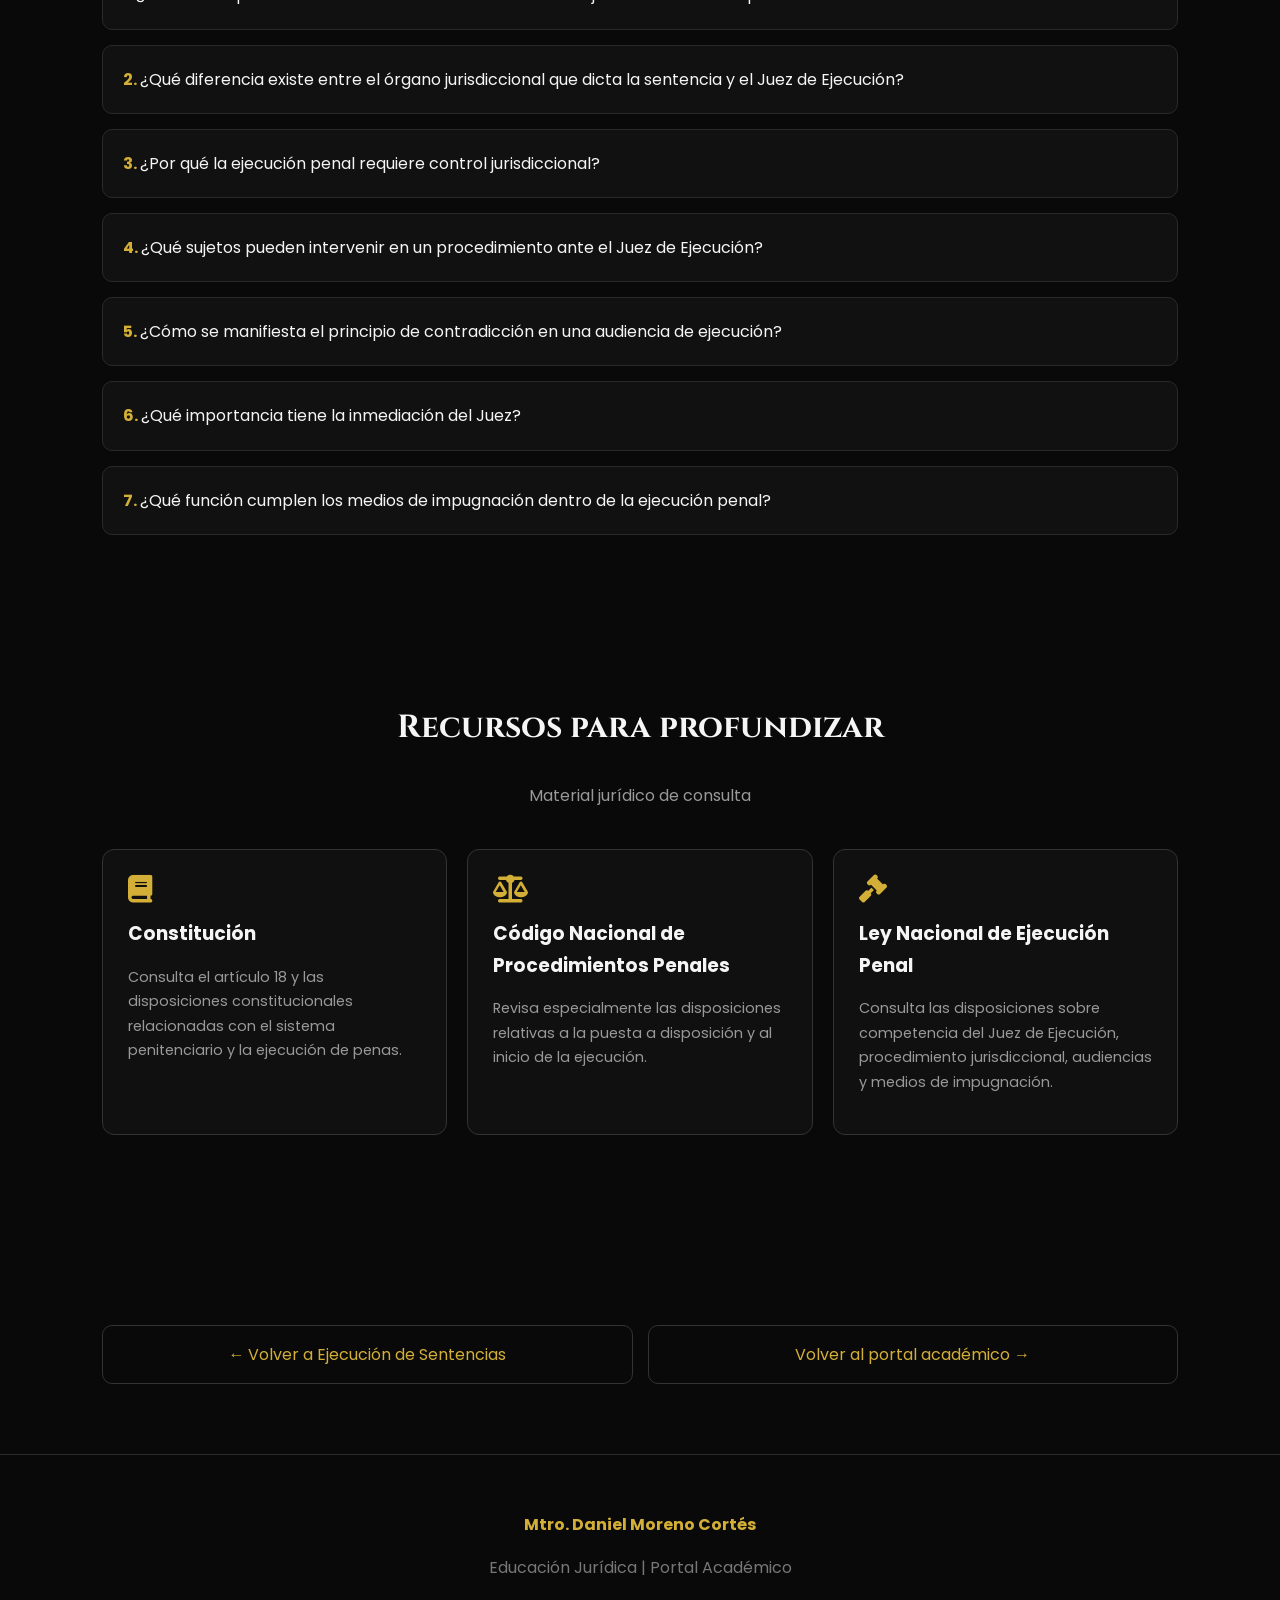
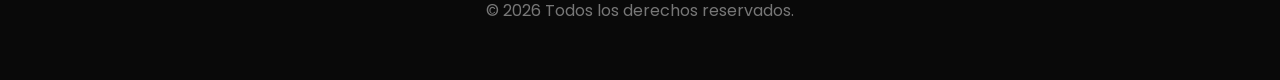
<file: materias/ejecucion-sentencias/segundo-parcial/sesion-4.html>
<!DOCTYPE html>
<html lang="es">

<head>

<meta charset="UTF-8">

<meta name="viewport"
content="width=device-width, initial-scale=1.0">

<title>Sesión 4 | Procedimiento Jurisdiccional ante el Juez de Ejecución</title>

<link rel="preconnect"
href="https://fonts.googleapis.com">

<link rel="preconnect"
href="https://fonts.gstatic.com"
crossorigin>

<link href="https://fonts.googleapis.com/css2?family=Cinzel:wght@500;600;700&family=Poppins:wght@300;400;500;600;700&display=swap"
rel="stylesheet">

<link rel="stylesheet"
href="https://cdnjs.cloudflare.com/ajax/libs/font-awesome/6.5.2/css/all.min.css">


<style>

/* =========================================
   CONFIGURACIÓN GENERAL
   ========================================= */

* {
    box-sizing: border-box;
}

html {
    scroll-behavior: smooth;
}

body {

    margin: 0;

    font-family: 'Poppins', sans-serif;

    background: #090909;

    color: #f5f5f5;

    line-height: 1.7;

}


/* =========================================
   NAVEGACIÓN
   ========================================= */

.navbar {

    position: sticky;

    top: 0;

    z-index: 1000;

    display: flex;

    align-items: center;

    justify-content: space-between;

    padding: 14px 7%;

    background: rgba(5,5,5,0.97);

    border-bottom: 1px solid #c5a059;

    backdrop-filter: blur(10px);

}


.logo {

    width: 45px;

    height: 45px;

    border: 1px solid #d4af37;

    border-radius: 50%;

    display: flex;

    align-items: center;

    justify-content: center;

    color: #d4af37;

    font-family: 'Cinzel', serif;

    font-weight: 700;

}


.nav-links {

    display: flex;

    gap: 25px;

}


.nav-links a {

    color: #ddd;

    text-decoration: none;

    font-size: 0.9rem;

}


.nav-links a:hover {

    color: #d4af37;

}


/* =========================================
   PORTADA
   ========================================= */

.hero {

    padding: 90px 8% 80px;

    text-align: center;

    background:

    radial-gradient(
        circle at top,
        rgba(197,160,89,0.13),
        transparent 48%
    );

}


.etiqueta {

    display: inline-block;

    border: 1px solid #c5a059;

    color: #d4af37;

    padding: 8px 20px;

    letter-spacing: 3px;

    font-size: 0.75rem;

    margin-bottom: 25px;

}


.hero h1 {

    font-family: 'Cinzel', serif;

    font-size: clamp(2.2rem, 5vw, 4rem);

    line-height: 1.2;

    margin: 0 auto;

    max-width: 1000px;

}


.hero h1 span {

    color: #d4af37;

}


.hero h2 {

    font-weight: 400;

    color: #bbb;

    max-width: 850px;

    margin: 25px auto;

}


.hero p {

    max-width: 800px;

    margin: auto;

    color: #999;

}


/* =========================================
   CONTENEDOR
   ========================================= */

.container {

    width: 84%;

    max-width: 1100px;

    margin: auto;

}


section {

    padding: 70px 0;

}


.section-title {

    text-align: center;

    margin-bottom: 40px;

}


.section-title h2 {

    font-family: 'Cinzel', serif;

    font-size: 2rem;

}


.section-title p {

    color: #999;

}


/* =========================================
   BOTONES
   ========================================= */

.btn {

    display: inline-flex;

    align-items: center;

    justify-content: center;

    padding: 12px 24px;

    border-radius: 30px;

    text-decoration: none;

    margin: 8px;

    font-weight: 600;

    transition: 0.3s;

}


.btn-gold {

    background: #d4af37;

    color: #111;

}


.btn-gold:hover {

    transform: translateY(-3px);

}


.btn-outline {

    border: 1px solid #d4af37;

    color: #d4af37;

}


.btn-outline:hover {

    background: #d4af37;

    color: #111;

}


/* =========================================
   RUTA DE APRENDIZAJE
   ========================================= */

.ruta {

    display: grid;

    grid-template-columns:
    repeat(auto-fit, minmax(210px, 1fr));

    gap: 15px;

}


.ruta-item {

    background: #151515;

    border: 1px solid #292929;

    border-radius: 10px;

    padding: 22px;

    text-align: center;

    position: relative;

}


.ruta-item:hover {

    border-color: #c5a059;

}


.ruta-numero {

    width: 38px;

    height: 38px;

    margin: 0 auto 12px;

    border-radius: 50%;

    background: #d4af37;

    color: #111;

    display: flex;

    align-items: center;

    justify-content: center;

    font-weight: 700;

}


.ruta-item h3 {

    font-size: 1rem;

    margin: 5px 0;

}


.ruta-item p {

    color: #999;

    font-size: 0.85rem;

    margin: 0;

}


/* =========================================
   BLOQUES DE CONTENIDO
   ========================================= */

.bloque {

    background: #151515;

    border: 1px solid #292929;

    border-radius: 14px;

    padding: 35px;

    margin-bottom: 25px;

}


.bloque:hover {

    border-color: #3a3a3a;

}


.bloque h3 {

    font-family: 'Cinzel', serif;

    color: #d4af37;

    margin-top: 0;

}


.bloque h4 {

    color: #eee;

    margin-top: 25px;

}


.bloque p {

    color: #ccc;

}


.bloque ul {

    color: #bbb;

}


.bloque li {

    margin-bottom: 10px;

}


/* =========================================
   MARCO JURÍDICO
   ========================================= */

.marco-grid {

    display: grid;

    grid-template-columns:
    repeat(auto-fit, minmax(240px, 1fr));

    gap: 20px;

}


.marco {

    background: #101010;

    border: 1px solid #333;

    border-radius: 12px;

    padding: 25px;

}


.marco i {

    color: #d4af37;

    font-size: 28px;

    margin-bottom: 10px;

}


.marco h3 {

    margin: 5px 0 10px;

}


.marco p {

    color: #999;

    font-size: 0.9rem;

}


/* =========================================
   ESQUEMA
   ========================================= */

.esquema {

    background: #0d0d0d;

    border: 1px solid #333;

    border-radius: 14px;

    padding: 35px;

    text-align: center;

}


.esquema-linea {

    margin: 12px auto;

    padding: 13px;

    max-width: 600px;

    border: 1px solid #c5a059;

    border-radius: 8px;

    color: #eee;

}


.flecha {

    color: #d4af37;

    font-size: 22px;

}


/* =========================================
   CASO PRÁCTICO
   ========================================= */

.caso {

    border-left: 4px solid #d4af37;

    background: #141414;

    padding: 30px;

    border-radius: 0 12px 12px 0;

}


.caso strong {

    color: #d4af37;

}


/* =========================================
   ACTIVIDAD
   ========================================= */

.actividad {

    background: linear-gradient(
        135deg,
        #151515,
        #101010
    );

    border: 1px solid #c5a059;

    border-radius: 14px;

    padding: 35px;

}


.actividad ol {

    color: #ccc;

}


.actividad li {

    margin-bottom: 12px;

}


/* =========================================
   AUTOEVALUACIÓN
   ========================================= */

.preguntas {

    display: grid;

    gap: 15px;

}


.pregunta {

    background: #111;

    border: 1px solid #292929;

    border-radius: 10px;

    padding: 20px;

}


.pregunta strong {

    color: #d4af37;

}


/* =========================================
   NAVEGACIÓN INFERIOR
   ========================================= */

.navegacion {

    display: flex;

    justify-content: space-between;

    gap: 15px;

    margin-top: 50px;

}


.navegacion a {

    flex: 1;

    text-align: center;

    padding: 15px;

    border: 1px solid #333;

    border-radius: 10px;

    color: #d4af37;

    text-decoration: none;

}


.navegacion a:hover {

    border-color: #d4af37;

    background: #151515;

}


/* =========================================
   FOOTER
   ========================================= */

footer {

    text-align: center;

    padding: 40px 20px;

    border-top: 1px solid #292929;

    color: #777;

}


footer strong {

    color: #d4af37;

}


/* =========================================
   RESPONSIVE
   ========================================= */

@media (max-width: 700px) {

    .nav-links {

        display: none;

    }

    .container {

        width: 90%;

    }

    .bloque,
    .actividad,
    .caso {

        padding: 25px;

    }

    .navegacion {

        flex-direction: column;

    }

}

</style>

</head>


<body>


<!-- =========================================
     NAVEGACIÓN
     ========================================= -->

<header>

<nav class="navbar">

<div class="logo">
DM
</div>


<div class="nav-links">

<a href="../../index.html">
Materia
</a>

<a href="#ruta">
Ruta
</a>

<a href="#marco">
Marco legal
</a>

<a href="#desarrollo">
Contenido
</a>

<a href="#actividad">
Actividad
</a>

</div>

</nav>

</header>



<!-- =========================================
     PORTADA
     ========================================= -->

<section class="hero">

<div class="etiqueta">
SEGUNDO PARCIAL · SESIÓN 4
</div>


<h1>

Procedimiento jurisdiccional ante el
<span>Juez de Ejecución</span>

</h1>


<h2>
Ejecución de Sentencias
</h2>


<p>

Análisis del procedimiento jurisdiccional durante la etapa de ejecución,
las partes que intervienen, las audiencias, los principios que rigen
el procedimiento y los medios de impugnación.

</p>


<div style="margin-top:30px;">

<a href="../../index.html"
class="btn btn-gold">

<i class="fa-solid fa-arrow-left"></i>

&nbsp; Volver a la materia

</a>


<a href="#ruta"
class="btn btn-outline">

<i class="fa-solid fa-route"></i>

&nbsp; Ver ruta de aprendizaje

</a>

</div>

</section>



<!-- =========================================
     OBJETIVO
     ========================================= -->

<section>

<div class="container">

<div class="section-title">

<h2>
Objetivo de aprendizaje
</h2>

</div>


<div class="bloque">

<p>

Analizar el procedimiento jurisdiccional que se desarrolla ante el
Juez de Ejecución, identificando las etapas de su tramitación, los
sujetos que intervienen, las controversias que pueden plantearse,
las reglas de las audiencias, las resoluciones y los medios de
impugnación previstos por la legislación aplicable.

</p>

</div>

</div>

</section>



<!-- =========================================
     RUTA DE APRENDIZAJE
     ========================================= -->

<section id="ruta">

<div class="container">

<div class="section-title">

<h2>
Ruta de aprendizaje
</h2>

<p>
Recorrido de la sesión
</p>

</div>


<div class="ruta">


<div class="ruta-item">

<div class="ruta-numero">
1
</div>

<h3>
Inicio de la ejecución
</h3>

<p>
Sentencia firme y puesta a disposición.
</p>

</div>



<div class="ruta-item">

<div class="ruta-numero">
2
</div>

<h3>
Remisión de la sentencia
</h3>

<p>
Comunicación al Juez de Ejecución.
</p>

</div>



<div class="ruta-item">

<div class="ruta-numero">
3
</div>

<h3>
Sujetos procesales
</h3>

<p>
Identificación de quienes intervienen.
</p>

</div>



<div class="ruta-item">

<div class="ruta-numero">
4
</div>

<h3>
Controversias
</h3>

<p>
Peticiones, planteamientos y conflictos.
</p>

</div>



<div class="ruta-item">

<div class="ruta-numero">
5
</div>

<h3>
Audiencia
</h3>

<p>
Desarrollo del procedimiento oral.
</p>

</div>



<div class="ruta-item">

<div class="ruta-numero">
6
</div>

<h3>
Principios
</h3>

<p>
Contradicción, inmediación y oralidad.
</p>

</div>



<div class="ruta-item">

<div class="ruta-numero">
7
</div>

<h3>
Resolución
</h3>

<p>
Decisión del Juez de Ejecución.
</p>

</div>



<div class="ruta-item">

<div class="ruta-numero">
8
</div>

<h3>
Impugnación
</h3>

<p>
Medios de defensa frente a las resoluciones.
</p>

</div>


</div>

</div>

</section>



<!-- =========================================
     MARCO JURÍDICO
     ========================================= -->

<section id="marco">

<div class="container">

<div class="section-title">

<h2>
Marco jurídico
</h2>

<p>
Normas fundamentales para el estudio de la sesión
</p>

</div>


<div class="marco-grid">


<div class="marco">

<i class="fa-solid fa-landmark"></i>

<h3>
Constitución Política
</h3>

<p>

Artículo 18: bases constitucionales del sistema penitenciario,
reinserción social y derechos relacionados con la ejecución de las
penas.

</p>

</div>



<div class="marco">

<i class="fa-solid fa-scale-balanced"></i>

<h3>
Código Nacional de Procedimientos Penales
</h3>

<p>

Artículos 102 y 103: puesta a disposición del Juez de Ejecución
y disposiciones relativas al inicio de la ejecución.

</p>

</div>



<div class="marco">

<i class="fa-solid fa-gavel"></i>

<h3>
Ley Nacional de Ejecución Penal
</h3>

<p>

Artículos 24 y 25: competencia y atribuciones del Juez de Ejecución.

</p>

</div>



<div class="marco">

<i class="fa-solid fa-comments"></i>

<h3>
Procedimiento jurisdiccional
</h3>

<p>

Artículos 120 a 127 de la LNEP: principios, partes procesales,
formulación, sustanciación, audiencias y resolución.

</p>

</div>



<div class="marco">

<i class="fa-solid fa-file-circle-check"></i>

<h3>
Medios de impugnación
</h3>

<p>

Artículos 130 a 132 de la LNEP: revocación y apelación,
incluyendo los supuestos de procedencia previstos por la ley.

</p>

</div>


</div>

</div>

</section>



<!-- =========================================
     DESARROLLO
     ========================================= -->

<section id="desarrollo">

<div class="container">

<div class="section-title">

<h2>
Desarrollo de la sesión
</h2>

</div>



<!-- TEMA 1 -->

<div class="bloque">

<h3>
1. Inicio de la etapa de ejecución
</h3>


<p>

La etapa de ejecución comienza una vez que la sentencia ha causado
ejecutoria y corresponde llevar a cabo las actuaciones necesarias para
su cumplimiento.

</p>


<p>

En esta fase adquiere especial relevancia el Juez de Ejecución,
quien tiene competencia para resolver las controversias relacionadas
con la ejecución penal dentro del ámbito que establece la Ley Nacional
de Ejecución Penal.

</p>

</div>



<!-- TEMA 2 -->

<div class="bloque">

<h3>
2. Remisión de la sentencia firme
</h3>


<p>

Una vez que la sentencia condenatoria causa ejecutoria, el órgano
jurisdiccional que conoció del juicio debe realizar las actuaciones
correspondientes para poner la sentencia en conocimiento del Juez de
Ejecución y de la autoridad penitenciaria.

</p>


<p>

El Código Nacional de Procedimientos Penales establece reglas
específicas para la puesta a disposición y el inicio de la ejecución.

</p>

</div>



<!-- TEMA 3 -->

<div class="bloque">

<h3>
3. Sujetos procesales que intervienen
</h3>


<p>

La naturaleza de la controversia determina quiénes pueden intervenir
en el procedimiento ante el Juez de Ejecución.

</p>


<ul>

<li>
Persona privada de la libertad.
</li>

<li>
Defensor público o privado.
</li>

<li>
Ministerio Público.
</li>

<li>
Autoridad Penitenciaria o quien la represente.
</li>

<li>
Promovente de la acción o recurso.
</li>

<li>
Víctima y asesor jurídico, cuando corresponda conforme a la ley.
</li>

</ul>

</div>



<!-- TEMA 4 -->

<div class="bloque">

<h3>
4. Peticiones, planteamientos y controversias
</h3>


<p>

Durante la ejecución pueden surgir controversias relacionadas con
la duración, modificación o extinción de la pena, medidas de seguridad,
condiciones de internamiento, traslados, sanciones disciplinarias,
reparación del daño y otros aspectos previstos por la legislación.

</p>


<p>

El procedimiento permite que las partes formulen sus planteamientos
ante el órgano jurisdiccional y que estos sean resueltos mediante el
procedimiento correspondiente.

</p>

</div>



<!-- TEMA 5 -->

<div class="bloque">

<h3>
5. Audiencias de ejecución
</h3>


<p>

Cuando la controversia requiere audiencia, ésta es presidida por el
Juez de Ejecución y se desarrolla conforme a las reglas establecidas
por la Ley Nacional de Ejecución Penal y, en lo conducente, el Código.

</p>


<h4>
Etapas básicas de la audiencia
</h4>


<ul>

<li>
Identificación y verificación de los intervinientes.
</li>

<li>
Apertura de la audiencia.
</li>

<li>
Explicación del motivo de la audiencia.
</li>

<li>
Intervención de las partes.
</li>

<li>
Discusión sobre los medios de prueba.
</li>

<li>
Desahogo de pruebas cuando corresponda.
</li>

<li>
Alegatos finales.
</li>

<li>
Cierre del debate.
</li>

<li>
Emisión y explicación de la resolución.
</li>

</ul>

</div>



<!-- TEMA 6 -->

<div class="bloque">

<h3>
6. Principios de contradicción, inmediación y oralidad
</h3>


<h4>
Contradicción
</h4>

<p>

Permite que las partes conozcan, controviertan y debatan los
planteamientos y medios de prueba presentados durante el procedimiento.

</p>


<h4>
Inmediación
</h4>

<p>

Implica la participación directa del Juez en el desarrollo de la
audiencia y en la percepción de los actos procesales que correspondan.

</p>


<h4>
Oralidad
</h4>

<p>

Los actos de debate y audiencia se desarrollan mediante la expresión
oral de los planteamientos de las partes, conforme a las reglas
establecidas por la legislación.

</p>

</div>



<!-- TEMA 7 -->

<div class="bloque">

<h3>
7. Resoluciones del Juez de Ejecución
</h3>


<p>

Una vez concluido el debate, el Juez de Ejecución emite la resolución
correspondiente.

</p>


<p>

La resolución debe atender la controversia planteada y encontrarse
debidamente fundamentada y motivada, dentro del marco de sus
atribuciones legales.

</p>


<p>

La Ley Nacional de Ejecución Penal contempla reglas específicas para
la emisión, explicación, redacción y notificación de las resoluciones.

</p>

</div>



<!-- TEMA 8 -->

<div class="bloque">

<h3>
8. Medios de impugnación
</h3>


<p>

Las decisiones adoptadas durante el procedimiento de ejecución pueden
ser susceptibles de los medios de impugnación previstos por la Ley
Nacional de Ejecución Penal.

</p>


<h4>
Revocación
</h4>

<p>

Procede en los supuestos establecidos por la propia Ley y constituye
un mecanismo de revisión dentro del ámbito del procedimiento de
ejecución.

</p>


<h4>
Apelación
</h4>

<p>

La Ley Nacional de Ejecución Penal establece los supuestos en los que
procede la apelación contra determinadas resoluciones del Juez de
Ejecución.

</p>

</div>


</div>

</section>



<!-- =========================================
     ESQUEMA CONCEPTUAL
     ========================================= -->

<section>

<div class="container">

<div class="section-title">

<h2>
Esquema conceptual
</h2>

<p>
Del dictado de la sentencia a la resolución de la controversia
</p>

</div>


<div class="esquema">


<div class="esquema-linea">
Sentencia condenatoria firme
</div>

<div class="flecha">
↓
</div>


<div class="esquema-linea">
Remisión al Juez de Ejecución
</div>

<div class="flecha">
↓
</div>


<div class="esquema-linea">
Inicio de la ejecución
</div>

<div class="flecha">
↓
</div>


<div class="esquema-linea">
Petición o controversia
</div>

<div class="flecha">
↓
</div>


<div class="esquema-linea">
Contestación y medios de prueba
</div>

<div class="flecha">
↓
</div>


<div class="esquema-linea">
Audiencia de ejecución
</div>

<div class="flecha">
↓
</div>


<div class="esquema-linea">
Debate y alegatos
</div>

<div class="flecha">
↓
</div>


<div class="esquema-linea">
Resolución del Juez de Ejecución
</div>

<div class="flecha">
↓
</div>


<div class="esquema-linea">
Medio de impugnación, cuando proceda
</div>


</div>

</div>

</section>



<!-- =========================================
     CASO PRÁCTICO
     ========================================= -->

<section>

<div class="container">

<div class="section-title">

<h2>
Caso práctico
</h2>

<p>
Aplicación de los contenidos
</p>

</div>


<div class="caso">

<p>

<strong>Supuesto:</strong>

Una persona sentenciada se encuentra privada de la libertad.
Durante la ejecución de la pena surge una controversia relacionada
con el cómputo del tiempo que debe considerarse para el cumplimiento
de la sanción.

</p>


<p>

La defensa considera que existe un error en la determinación realizada
por la autoridad correspondiente y decide acudir ante el Juez de
Ejecución.

</p>


<p>

<strong>Problema jurídico:</strong>

¿Puede el Juez de Ejecución conocer y resolver la controversia?
¿Qué sujetos deben intervenir? ¿Qué procedimiento debe seguirse?
¿Es necesaria una audiencia? ¿Qué principios deben observarse?

</p>


<p>

<strong>Actividad de análisis:</strong>

Identifica la norma aplicable, determina quiénes intervienen,
explica la ruta procesal y señala qué resolución podría emitir
el Juez de Ejecución.

</p>

</div>

</div>

</section>



<!-- =========================================
     ACTIVIDAD
     ========================================= -->

<section id="actividad">

<div class="container">

<div class="section-title">

<h2>
Actividad de aprendizaje
</h2>

<p>
Análisis de un procedimiento jurisdiccional de ejecución
</p>

</div>


<div class="actividad">

<h3>
Instrucciones
</h3>


<ol>

<li>

Explica qué ocurre jurídicamente cuando una sentencia
condenatoria causa ejecutoria.

</li>


<li>

Identifica las funciones que corresponden al Juez de Ejecución.

</li>


<li>

Señala quiénes pueden intervenir como partes procesales.

</li>


<li>

Describe las principales etapas de una audiencia de ejecución.

</li>


<li>

Explica la importancia de los principios de contradicción,
inmediación y oralidad.

</li>


<li>

Identifica los medios de impugnación previstos por la legislación
de ejecución penal.

</li>


<li>

Construye un esquema que represente el procedimiento desde la
sentencia firme hasta la resolución.

</li>

</ol>


<p>

<strong>Producto:</strong>

Esquema procesal acompañado de una explicación jurídica de una
cuartilla.

</p>

</div>

</div>

</section>



<!-- =========================================
     AUTOEVALUACIÓN
     ========================================= -->

<section>

<div class="container">

<div class="section-title">

<h2>
Autoevaluación
</h2>

<p>
Comprueba tu comprensión de la sesión
</p>

</div>


<div class="preguntas">


<div class="pregunta">

<strong>
1.
</strong>

¿Cuándo adquiere relevancia la intervención del Juez de Ejecución
dentro del procedimiento?

</div>


<div class="pregunta">

<strong>
2.
</strong>

¿Qué diferencia existe entre el órgano jurisdiccional que dicta
la sentencia y el Juez de Ejecución?

</div>


<div class="pregunta">

<strong>
3.
</strong>

¿Por qué la ejecución penal requiere control jurisdiccional?

</div>


<div class="pregunta">

<strong>
4.
</strong>

¿Qué sujetos pueden intervenir en un procedimiento ante el
Juez de Ejecución?

</div>


<div class="pregunta">

<strong>
5.
</strong>

¿Cómo se manifiesta el principio de contradicción en una audiencia
de ejecución?

</div>


<div class="pregunta">

<strong>
6.
</strong>

¿Qué importancia tiene la inmediación del Juez?

</div>


<div class="pregunta">

<strong>
7.
</strong>

¿Qué función cumplen los medios de impugnación dentro de la
ejecución penal?

</div>


</div>

</div>

</section>



<!-- =========================================
     RECURSOS
     ========================================= -->

<section>

<div class="container">

<div class="section-title">

<h2>
Recursos para profundizar
</h2>

<p>
Material jurídico de consulta
</p>

</div>


<div class="marco-grid">


<div class="marco">

<i class="fa-solid fa-book"></i>

<h3>
Constitución
</h3>

<p>
Consulta el artículo 18 y las disposiciones constitucionales
relacionadas con el sistema penitenciario y la ejecución de penas.
</p>

</div>


<div class="marco">

<i class="fa-solid fa-scale-balanced"></i>

<h3>
Código Nacional de Procedimientos Penales
</h3>

<p>
Revisa especialmente las disposiciones relativas a la puesta a
disposición y al inicio de la ejecución.
</p>

</div>


<div class="marco">

<i class="fa-solid fa-gavel"></i>

<h3>
Ley Nacional de Ejecución Penal
</h3>

<p>
Consulta las disposiciones sobre competencia del Juez de Ejecución,
procedimiento jurisdiccional, audiencias y medios de impugnación.
</p>

</div>


</div>

</div>

</section>



<!-- =========================================
     NAVEGACIÓN
     ========================================= -->

<section>

<div class="container">

<div class="navegacion">


<a href="../../index.html">

← Volver a Ejecución de Sentencias

</a>


<a href="../../index.html">

Volver al portal académico →

</a>


</div>

</div>

</section>



<!-- =========================================
     FOOTER
     ========================================= -->

<footer>

<p>

<strong>
Mtro. Daniel Moreno Cortés
</strong>

</p>


<p>
Educación Jurídica | Portal Académico
</p>


<p>
© 2026 Todos los derechos reservados.
</p>

</footer>


</body>

</html>
</file>
<file: simulador/style.css>
body {
    font-family: 'Courier New', Courier, monospace;
    max-width: 850px;
    margin: 40px auto;
    padding: 0 20px;
    color: #e0e0e0;
    background-color: #0d0d0d;
    line-height: 1.6;
}

header {
    border-bottom: 2px dashed #b30000;
    margin-bottom: 30px;
    padding-bottom: 15px;
    text-align: center;
}

header h1 {
    color: #ff3333;
    font-size: 2em;
    letter-spacing: 2px;
    text-transform: uppercase;
    text-shadow: 2px 2px 4px rgba(179, 0, 0, 0.4);
    margin: 0;
}

section {
    background: #161616;
    padding: 25px;
    border: 1px solid #333;
    border-radius: 4px;
    margin-bottom: 25px;
    box-shadow: 0 4px 10px rgba(0, 0, 0, 0.7);
}

h2 {
    color: #f1f1f1;
    font-size: 1.1em;
    border-left: 4px solid #b30000;
    padding-left: 10px;
    margin-top: 0;
}

input[type="text"] {
    background-color: #000;
    border: 1px solid #444;
    color: #00ff66;
    padding: 12px;
    width: 60%;
    font-family: 'Courier New', Courier, monospace;
    font-size: 1.1em;
    border-radius: 3px;
    margin-right: 10px;
}

input[type="text"]:focus {
    border-color: #b30000;
    outline: none;
}

button {
    background-color: #b30000;
    color: #ffffff;
    border: none;
    padding: 12px 20px;
    font-family: 'Courier New', Courier, monospace;
    font-weight: bold;
    font-size: 0.95em;
    border-radius: 3px;
    cursor: pointer;
    letter-spacing: 1px;
    text-transform: uppercase;
}

button:hover {
    background-color: #e60000;
    box-shadow: 0 0 8px rgba(230, 0, 0, 0.6);
}

ul {
    padding-left: 20px;
    color: #00ff66;
}

footer {
    text-align: center;
    margin-top: 50px;
    padding: 20px;
    border-top: 1px dashed #444;
    color: #888;
    font-size: 0.85em;
    letter-spacing: 1px;
}

footer strong {
    color: #ccc;
}
#analisis button {
    background-color: #0066cc; /* Azul para diferenciarlo */
    width: 100%;
}
</file>
